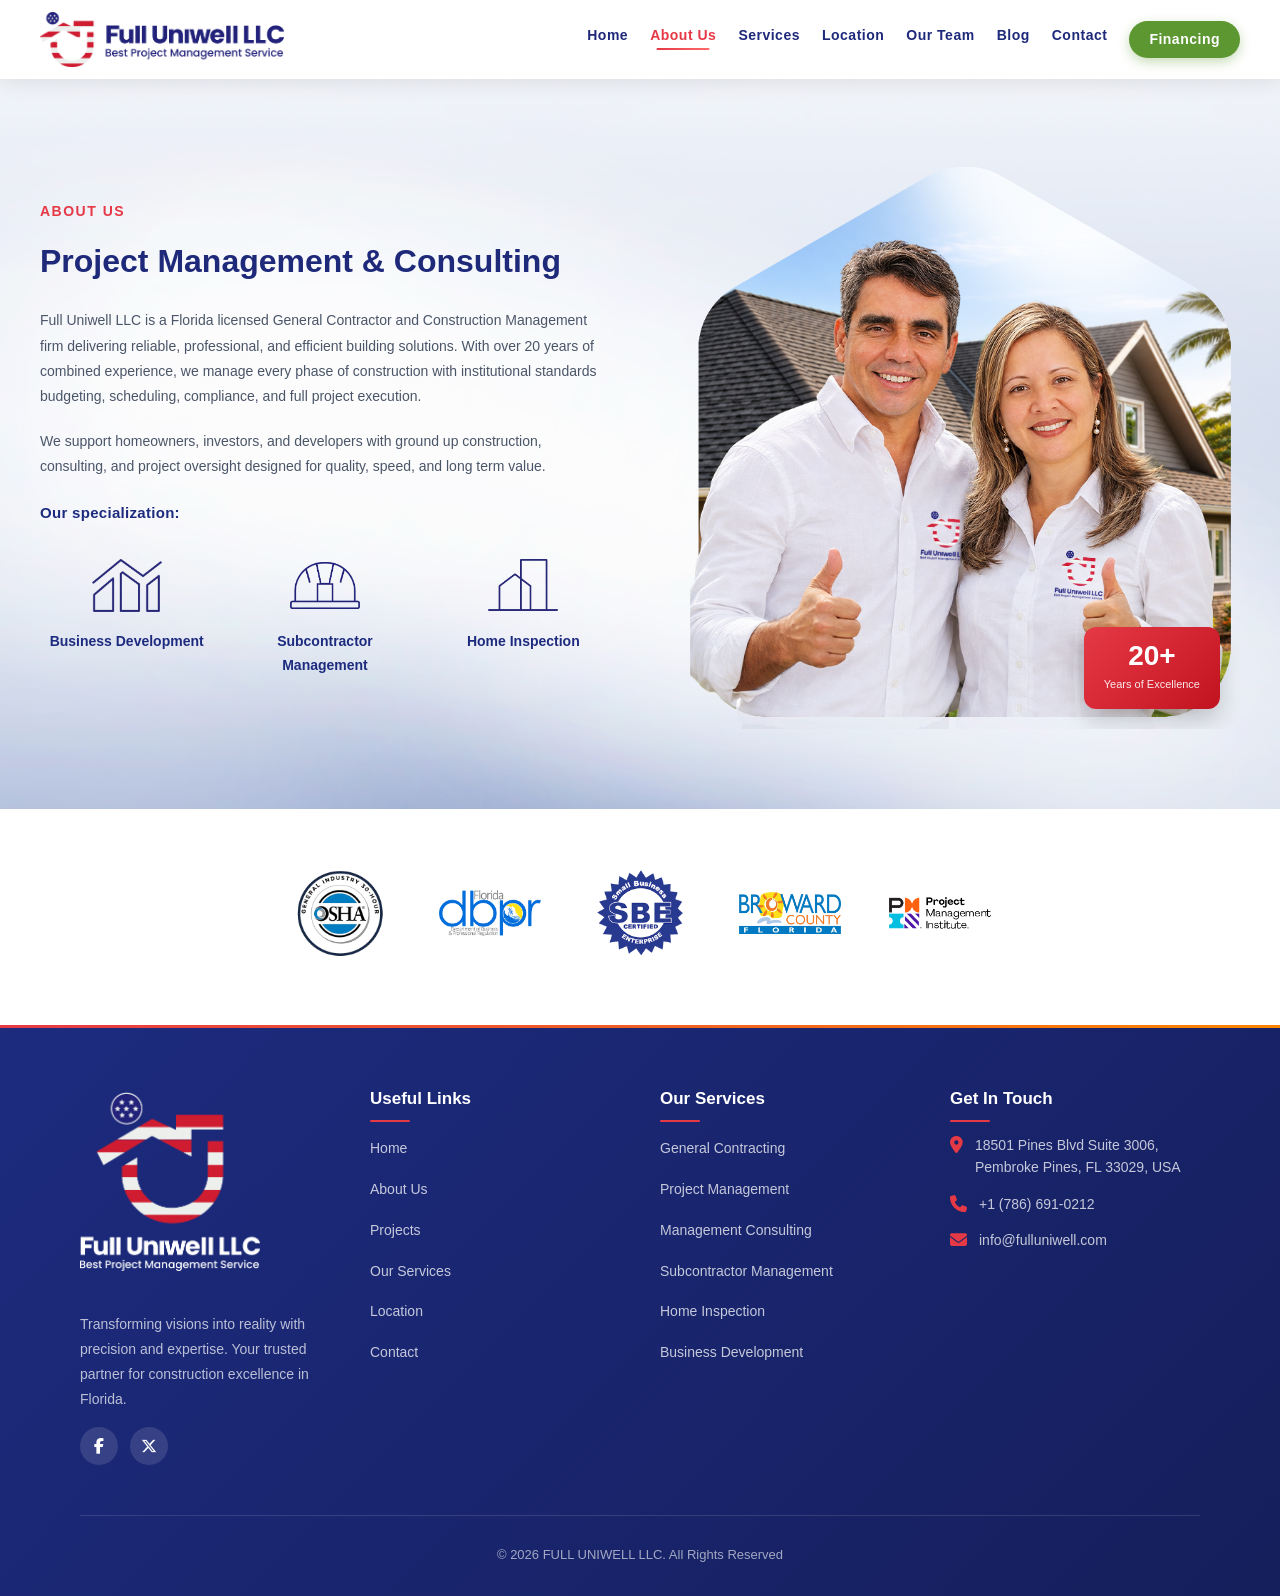
<file: about.html>
<!DOCTYPE html>
<html lang="en">
<head>
  <meta charset="UTF-8">
  <meta name="viewport" content="width=device-width, initial-scale=1.0">
  <title>Full Uniwell LLC - About Us</title>
  <link rel="stylesheet" href="https://cdnjs.cloudflare.com/ajax/libs/font-awesome/6.4.0/css/all.min.css">
 <link rel="stylesheet" href="https://cdnjs.cloudflare.com/ajax/libs/font-awesome/6.4.2/css/all.min.css">
 <style>
    *{margin:0;padding:0;box-sizing:border-box}
    :root{--primary-blue:#1d2b7f;--secondary-blue:#2d4a9f;--accent-red:#e63946;--soft-red:#f4758b;--accent-orange:#fb8500;--light-bg:#f5f7fb;--white:#ffffff;--dark:#1a1a2e;--gray:#6c757d;--light-gray:#e9ecef}
    html{scroll-behavior:smooth}
    body{font-family:'Segoe UI',Tahoma,Geneva,Verdana,sans-serif;line-height:1.7;color:#333;font-size:17px}
    
    /* ========== HEADER ========== */
    header{background:rgba(255,255,255,0.95);backdrop-filter:blur(10px);box-shadow:0 2px 20px rgba(0,0,0,0.1);position:sticky;top:0;z-index:1000;transition:all 0.3s;width:100%}
    header.scrolled{background:rgba(255,255,255,0.98);box-shadow:0 4px 30px rgba(0,0,0,0.15)}
    .header-container{max-width:1280px;margin:0 auto;padding:12px 40px;display:flex;justify-content:space-between;align-items:center}
    .logo{display:flex;align-items:center;text-decoration:none}
    .logo-img{height:55px;width:auto;object-fit:contain;transition:transform 0.3s}
    .logo-img:hover{transform:scale(1.05)}
    .logo-icon{width:50px;height:50px;background:linear-gradient(135deg,var(--accent-red),var(--primary-blue));border-radius:12px;display:flex;align-items:center;justify-content:center;color:#fff;font-weight:700;font-size:24px;box-shadow:0 4px 12px rgba(230,57,70,0.3)}
    nav ul{display:flex;list-style:none;gap:22px}
    nav a{text-decoration:none;color:#1E297A;font-weight:700;font-size:14px;transition:all 0.3s;position:relative;white-space:nowrap;letter-spacing:0.5px;padding:5px 0}
    nav a::before{content:'';position:absolute;bottom:-2px;left:50%;width:0;height:2px;background:linear-gradient(90deg,var(--accent-red),#ff6b6b);transition:all 0.3s;transform:translateX(-50%);border-radius:2px}
    nav a:hover::before{width:80%}
    nav a:hover{color:var(--accent-red);transform:translateY(-1px)}
    nav a.active{color:var(--accent-red)}
    nav a.active::before{width:80%}
    .mobile-menu{display:none;font-size:24px;cursor:pointer;width:40px;height:40px;align-items:center;justify-content:center;border-radius:8px;transition:all 0.3s;color:#1E297A;position:relative;z-index:1001}
    .mobile-menu:hover,.mobile-menu.active{color:var(--accent-red);background:rgba(230,57,70,0.1)}
    
    /* Mobile Menu */
    .mobile-nav{display:none;position:absolute;top:100%;left:0;right:0;background:rgba(255,255,255,0.98);backdrop-filter:blur(10px);box-shadow:0 10px 30px rgba(0,0,0,0.15);padding:20px;z-index:999}
    .mobile-nav.active{display:block;animation:slideDown 0.3s ease}
    .mobile-nav ul{display:flex;flex-direction:column;gap:15px}
    .mobile-nav a{display:block;padding:12px 20px;color:#1E297A;font-weight:700;font-size:15px;border-radius:8px;transition:all 0.3s}
    .mobile-nav a:hover{background:rgba(230,57,70,0.1);color:var(--accent-red);padding-left:25px}
    .mobile-nav a.active{background:var(--accent-red);color:white}
    @keyframes slideDown{from{opacity:0;transform:translateY(-20px)}to{opacity:1;transform:translateY(0)}}
    
    /* ========== CERTIFICATIONS SECTION ========== */
    .certifications {
      background: transparent;
      padding: clamp(20px, 4vw, 35px) 15px;
      margin: 0;
      position: relative;
      z-index: 1;
      width: 100%;
    }

    .cert-container {
      max-width: 1200px;
      margin: 0 auto;
      width: 100%;
      padding: 0;
    }

    .cert-grid {
      display: flex;
      justify-content: center;
      align-items: center;
      flex-wrap: wrap;
      gap: clamp(12px, 2.5vw, 20px);
      padding: 10px 0;
    }

    .cert-item {
      text-align: center;
      transition: all 0.3s;
      cursor: pointer;
      display: flex;
      flex-direction: column;
      align-items: center;
      width: clamp(90px, 17vw, 130px);
      background: rgba(255, 255, 255, 0.9);
      border-radius: 14px;
      padding: clamp(10px, 2.5vw, 14px);
    }

    .cert-item:hover {
      transform: translateY(-6px);
    }

    .cert-item img {
      height: clamp(55px, 11vw, 90px);
      width: auto;
      max-width: 100%;
      object-fit: contain;
      display: block;
      margin: 0 auto 8px auto;
      transition: all 0.3s;
    }

    .cert-item:hover img {
      transform: scale(1.08);
    }

    /* ========== ABOUT SECTION ========== */
    .about {
      padding: clamp(50px, 8vw, 80px) 20px;
      margin: 0;
      position: relative;
      z-index: 1;
      width: 100%;
      background: white;
    }

    .about::before {
      content: '';
      position: absolute;
      top: 0;
      left: 0;
      width: 100%;
      height: 100%;
      background: url('Degradado.jpg');
      background-size: cover;
      background-position: center;
      background-blend-mode: overlay;
      z-index: 0;
    }

    .about-container {
      max-width: 1200px;
      margin: 0 auto;
      display: grid;
      grid-template-columns: repeat(auto-fit, minmax(280px, 1fr));
      gap: clamp(30px, 6vw, 60px);
      align-items: center;
      width: 100%;
      position: relative;
      z-index: 2;
    }

    .about-us {
      font-size: 14px;
      font-weight: 700;
      color: var(--accent-red);
      text-transform: uppercase;
      letter-spacing: 1.5px;
      margin-bottom: 10px;
    }

    .about-content h2 {
      font-size: clamp(24px, 5vw, 32px);
      font-weight: 650;
      color: #1E297A;
      margin-bottom: 20px;
    }

    .about-content p {
      color: #4a5568;
      margin-bottom: 20px;
      line-height: 1.8;
      font-size: clamp(13px, 3vw, 14px);
    }

    .spec-title {
      font-size: 15px;
      font-weight: 600;
      color: var(--primary-blue);
      margin-top: 20px;
      margin-bottom: 15px;
      letter-spacing: 0.3px;
    }

    .spec-grid {
      display: grid;
      grid-template-columns: repeat(auto-fit, minmax(120px, 1fr));
      gap: 25px;
      margin-top: 5px;
    }

    @media (max-width: 480px) {
      .spec-grid {
        grid-template-columns: 1fr;
        gap: 15px;
      }
    }

    .spec-item {
      text-align: center;
      padding: 10px 5px;
      background: transparent;
      border-radius: 0;
      box-shadow: none;
      transition: all 0.3s ease;
    }

    .spec-item:hover {
      transform: translateY(-8px);
      background: transparent;
      box-shadow: none;
    }

    .spec-icon-img {
      width: clamp(50px, 12vw, 70px);
      height: clamp(50px, 12vw, 70px);
      object-fit: contain;
      display: block;
      margin: 0 auto 10px auto;
      transition: transform 0.3s ease;
    }

    .spec-item:hover .spec-icon-img {
      transform: scale(1.08);
    }

    .spec-item h4 {
      font-size: clamp(12px, 3vw, 14px);
      color: var(--primary-blue);
      margin-top: 8px;
      font-weight: 600;
      transition: color 0.3s ease;
    }

    .spec-item:hover h4 {
      color: var(--accent-red);
    }

    .about-image {
      position: relative;
      border-radius: 20px;
      overflow: hidden;
    }

    .about-image img {
      width: 100%;
      height: auto;
      display: block;
      transition: transform 0.5s;
      object-fit: cover;
    }

    .about-image:hover img {
      transform: scale(1.05);
    }

    .experience-badge {
      position: absolute;
      bottom: 20px;
      right: 20px;
      background: linear-gradient(135deg, var(--accent-red), #c1121f);
      padding: 15px 20px;
      border-radius: 12px;
      text-align: center;
      box-shadow: 0 10px 25px rgba(0, 0, 0, 0.2);
      z-index: 3;
    }

    .experience-badge h3 {
      font-size: clamp(20px, 5vw, 28px);
      font-weight: 700;
      color: white;
      margin-bottom: 5px;
      line-height: 1;
    }

    .experience-badge p {
      font-size: clamp(9px, 2.5vw, 11px);
      color: rgba(255, 255, 255, 0.9);
      margin: 0;
      font-weight: 500;
    }

    @media (max-width: 768px) {
      .spec-title {
        text-align: center;
        margin-top: 20px;
        margin-bottom: 15px;
      }
      
      .experience-badge {
        bottom: 15px;
        right: 15px;
        padding: 10px 15px;
      }
      
      .experience-badge h3 {
        font-size: 22px;
      }
    }

    @keyframes float {
      0%, 100% { transform: translateY(0px); }
      50% { transform: translateY(-10px); }
    }
    
    /* ========== FOOTER ========== */
    footer{background:linear-gradient(135deg,var(--primary-blue),#151f5c);color:#fff;padding:60px 20px 30px;position:relative;overflow:hidden;z-index:1;width:100%}
    footer::before{content:'';position:absolute;top:0;left:0;right:0;height:3px;background:linear-gradient(90deg,var(--accent-red),var(--accent-orange),var(--accent-red));animation:shimmer 3s linear infinite;background-size:200% 100%}
    @keyframes shimmer{0%{background-position:200% 0}100%{background-position:-200% 0}}
    .footer-container{max-width:1200px;margin:0 auto;position:relative;z-index:1;width:100%;padding:0 40px}
    .footer-grid{display:grid;grid-template-columns:repeat(auto-fit,minmax(200px,1fr));gap:40px;margin-bottom:50px}
    .footer-brand .logo{margin-bottom:20px;display:flex;align-items:center;text-decoration:none}
    .footer-brand .logo-img{height:65px;width:auto;object-fit:contain;transition:transform 0.3s}
    .footer-brand .logo-img:hover{transform:scale(1.05)}
    .footer-brand .logo-icon{width:60px;height:60px;background:linear-gradient(135deg,var(--accent-red),var(--primary-blue));border-radius:12px;display:flex;align-items:center;justify-content:center;color:#fff;font-weight:700;font-size:28px;box-shadow:0 4px 12px rgba(230,57,70,0.3)}
    .footer-brand .logo-text h1{color:#fff;font-size:24px;font-weight:700;line-height:1.2;letter-spacing:-0.5px}
    .footer-brand .logo-text span{color:rgba(255,255,255,0.7);font-size:11px;font-weight:500;letter-spacing:0.5px;text-transform:uppercase}
    .footer-brand p{font-size:14px;line-height:1.8;color:rgba(255,255,255,0.7);margin:15px 0}
    .social-links{display:flex;gap:12px}
    .social-links a{width:38px;height:38px;background:rgba(255,255,255,0.12);border-radius:50%;display:flex;align-items:center;justify-content:center;color:#fff;text-decoration:none;transition:all 0.3s;font-size:16px}
    .social-links a:hover{background:var(--accent-red);transform:translateY(-4px);box-shadow:0 8px 25px rgba(230,57,70,0.4)}
    .footer-column h3{font-size:17px;font-weight:700;margin-bottom:20px;color:#fff;position:relative;display:inline-block}
    .footer-column h3::after{content:'';position:absolute;bottom:-8px;left:0;width:40px;height:2px;background:var(--accent-red);border-radius:2px}
    .footer-column ul{list-style:none}
    .footer-column li{margin-bottom:12px}
    .footer-column a{color:rgba(255,255,255,0.75);text-decoration:none;font-size:14px;transition:all 0.3s;display:inline-block}
    .footer-column a:hover{color:#fff;transform:translateX(6px)}
    .contact-info li{display:flex;align-items:flex-start;gap:12px;margin-bottom:14px;font-size:14px;color:rgba(255,255,255,0.75);word-break:break-word;line-height:1.6}
    .contact-info i{color:var(--accent-red);font-size:17px;margin-top:2px;flex-shrink:0}
    .footer-bottom{border-top:1px solid rgba(255,255,255,0.12);padding-top:28px;text-align:center;font-size:13px;color:rgba(255,255,255,0.6)}
    
    /* Responsive */
    @media(max-width:768px){
      .header-container{padding:12px 20px}
      nav ul{display:none}
      .mobile-menu{display:flex}
      .footer-container{padding:0 20px}
      .footer-grid{gap:35px;text-align:center}
      .footer-column h3::after{left:50%;transform:translateX(-50%)}
      .contact-info li{justify-content:center}
      .social-links{justify-content:center}
      .footer-brand .logo{justify-content:center}
      .about-container{grid-template-columns: 1fr}
    }
  </style>
</head>
<body>

<!-- ========== HEADER ========== -->
  <header id="header">
    <div class="header-container">
      <a href="index.html" class="logo">
        <img src="fu.png" alt="Full Uniwell LLC" class="logo-img" onerror="this.style.display='none'; this.nextElementSibling.style.display='flex'">
        <div class="logo-icon" style="display:none">FU</div>
      </a>
      <nav>
        <ul>
          <li><a href="index.html#home">Home</a></li>
          <li><a href="index.html#about" class="active">About Us</a></li>
          <li><a href="ourservices.html">Services</a></li>
          <li><a href="location.html">Location</a></li>
          <li><a href="ourteam.html">Our Team</a></li>
          <li><a href="https://fulluniwell.blogspot.com/" target="_blank" rel="noopener noreferrer">Blog</a></li>
          <li><a href="contacto.html">Contact</a></li>

          <!-- ===== FINANCING (botón verde, estilos inline) ===== -->
          <li>
            <a href="financing.html"
               style="display:inline-block;background:#5d9732;color:#fff;padding:7px 20px;border-radius:50px;box-shadow:0 4px 12px rgba(93,151,50,0.35);transition:all 0.3s ease;"
               onmouseover="this.style.background='#4c7f27';this.style.color='#fff';this.style.transform='translateY(-2px)';this.style.boxShadow='0 8px 18px rgba(93,151,50,0.5)'"
               onmouseout="this.style.background='#5d9732';this.style.color='#fff';this.style.transform='none';this.style.boxShadow='0 4px 12px rgba(93,151,50,0.35)'"
               onmousedown="this.style.transform='scale(0.95)'"
               onmouseup="this.style.transform='translateY(-2px)'">Financing</a>
          </li>
          <!-- ===== FIN FINANCING ===== -->

        </ul>
      </nav>
      <div class="mobile-menu" id="mobileMenu"><i class="fas fa-bars"></i></div>
    </div>
    <div class="mobile-nav" id="mobileNav">
      <ul>
        <li><a href="index.html#home">Home</a></li>
        <li><a href="index.html#about" class="active">About Us</a></li>
        <li><a href="ourservices.html">Services</a></li>
        <li><a href="index.html#location">Location</a></li>
        <li><a href="ourteam.html">Our Team</a></li>
        <li><a href="https://fulluniwell.blogspot.com/" target="_blank" rel="noopener noreferrer">Blog</a></li>
        <li><a href="contacto.html">Contact</a></li>

        <!-- ===== FINANCING (botón verde, estilos inline) ===== -->
        <li>
          <a href="financing.html"
             style="display:block;background:#5d9732;color:#fff;text-align:center;"
             onmouseover="this.style.background='#4c7f27';this.style.color='#fff'"
             onmouseout="this.style.background='#5d9732';this.style.color='#fff'">Financing</a>
        </li>
        <!-- ===== FIN FINANCING ===== -->

      </ul>
    </div>
  </header>

 

  <!-- ========== ABOUT SECTION ========== -->
  <section class="about" id="about">
    <div class="about-container">
      <div class="about-content" data-aos="fade-right">
        <div class="about-us">About Us</div>
       <h2>Project Management & Consulting </h2>
<p>Full Uniwell LLC is a Florida licensed General Contractor and Construction Management firm delivering reliable, professional, and efficient building solutions. With over 20 years of combined experience, we manage every phase of construction with institutional standards budgeting, scheduling, compliance, and full project execution.</p>
<p>We support homeowners, investors, and developers with ground up construction, consulting, and project oversight designed for quality, speed, and long term value.</p>
<div class="spec-title">Our specialization:</div>
        <div class="spec-grid">
          <div class="spec-item">
            <img src="Asset 21.png" alt="Business Development" class="spec-icon-img">
            <h4>Business Development</h4>
          </div>
          <div class="spec-item">
            <img src="Asset 14.png" alt="Subcontractor Management" class="spec-icon-img">
            <h4>Subcontractor Management</h4>
          </div>
          <div class="spec-item">
            <img src="Asset 22.png" alt="Home Inspection" class="spec-icon-img">
            <h4>Home Inspection</h4>
          </div>
        </div>
      </div>
      <div class="about-image" data-aos="fade-left">
        <img src="about.png" alt="Construction Professionals" onerror="this.src='https://images.unsplash.com/photo-1504917595217-d4dc5ebe6122?w=600'">
        <div class="experience-badge"><h3 id="yearsCounter">20+</h3><p>Years of Excellence</p></div>
      </div>
    </div>
  </section>
 <!-- ========== CERTIFICATIONS SECTION ========== -->
  <section class="certifications">
    <div class="cert-container">
      <div class="cert-grid">
        <div class="cert-item" data-aos="fade-up">
          <img src="OSHA-03.png" alt="Certified General Contractor" onerror="this.src='https://placehold.co/140x90/1d2b7f/white?text=CGC'">
        </div>
        <div class="cert-item" data-aos="fade-up" data-aos-delay="100">
          <img src="DBR.webp" alt="DBPR Certified" onerror="this.src='https://placehold.co/140x90/1d2b7f/white?text=DBPR'">
        </div>
        <div class="cert-item" data-aos="fade-up" data-aos-delay="200">
          <img src="SBE.png" alt="SBE Certified" onerror="this.src='https://placehold.co/140x90/1d2b7f/white?text=SBE'">
        </div>
        <div class="cert-item" data-aos="fade-up" data-aos-delay="300">
          <img src="bc.png" alt="Broward County" onerror="this.src='https://placehold.co/140x90/1d2b7f/white?text=BC'">
        </div>
        <div class="cert-item" data-aos="fade-up" data-aos-delay="400">
          <img src="WING.png" alt="PMI Member" onerror="this.src='https://placehold.co/140x90/1d2b7f/white?text=PMI'">
        </div>
      </div>
    </div>
  </section>
  <!-- ========== FOOTER ========== -->
 <footer>
    <div class="footer-container">
      <div class="footer-grid">
        <div class="footer-brand">
          <img src="fur.png" alt="Full Uniweil Logo" style="max-width: 180px; height: auto; margin-bottom: 1rem;">
         
          <p>Transforming visions into reality with precision and expertise. Your trusted partner for construction excellence in Florida.</p>
          <div class="social-links">
            <a href="#"><i class="fab fa-facebook-f"></i></a>
          
            <a href="#"><i class="fa-brands fa-x-twitter"></i></a>
           
          </div>
        </div>
        <div class="footer-column"><h3>Useful Links</h3><ul><li><a href="#home">Home</a></li><li><a href="#about">About Us</a></li><li><a href="#recent-projects">Projects</a></li><li><a href="#services">Our Services</a></li><li><a href="#location">Location</a></li><li><a href="#contact">Contact</a></li></ul></div>
        <div class="footer-column"><h3>Our Services</h3><ul><li><a href="#">General Contracting</a></li><li><a href="#">Project Management</a></li><li><a href="#">Management Consulting</a></li><li><a href="#">Subcontractor Management</a></li><li><a href="#">Home Inspection</a></li><li><a href="#">Business Development</a></li></ul></div>
        <div class="footer-column"><h3>Get In Touch</h3><ul class="contact-info"><li><i class="fas fa-map-marker-alt"></i><span>18501 Pines Blvd Suite 3006,<br>Pembroke Pines, FL 33029, USA</span></li><li><i class="fas fa-phone"></i><span>+1 (786) 691-0212</span></li><li><i class="fas fa-envelope"></i><span>info@fulluniwell.com</span></li></ul></div>
      </div>
      <div class="footer-bottom"><p>&copy; 2026 FULL UNIWELL LLC. All Rights Reserved</p></div>
    </div>
  </footer>
  <script>
    // Header scroll effect
    window.addEventListener('scroll',function(){const header=document.getElementById('header');if(window.scrollY>100){header.classList.add('scrolled')}else{header.classList.remove('scrolled')}});
    
    // Mobile menu toggle
    const mobileMenu=document.getElementById('mobileMenu');
    const mobileNav=document.getElementById('mobileNav');
    const mobileMenuIcon=mobileMenu.querySelector('i');
    
    mobileMenu.addEventListener('click',function(){
      mobileNav.classList.toggle('active');
      mobileMenu.classList.toggle('active');
      if(mobileNav.classList.contains('active')){
        mobileMenuIcon.classList.remove('fa-bars');
        mobileMenuIcon.classList.add('fa-times');
      }else{
        mobileMenuIcon.classList.remove('fa-times');
        mobileMenuIcon.classList.add('fa-bars');
      }
    });
    
    mobileNav.querySelectorAll('a').forEach(link=>{
      link.addEventListener('click',()=>{
        mobileNav.classList.remove('active');
        mobileMenu.classList.remove('active');
        mobileMenuIcon.classList.remove('fa-times');
        mobileMenuIcon.classList.add('fa-bars');
      });
    });
    
    document.addEventListener('click',function(e){
      if(!mobileMenu.contains(e.target)&&!mobileNav.contains(e.target)){
        mobileNav.classList.remove('active');
        mobileMenu.classList.remove('active');
        mobileMenuIcon.classList.remove('fa-times');
        mobileMenuIcon.classList.add('fa-bars');
      }
    });
    
    // Active link based on section
    document.addEventListener('DOMContentLoaded',function(){
      const currentPath=window.location.pathname.split('/').pop();
      if(currentPath.includes('about')||window.location.hash==='#about'){
        document.querySelectorAll('nav a[href*="#about"], .mobile-nav a[href*="#about"]').forEach(link=>link.classList.add('active'));
      }
    });
  </script>
</body>
</html
</file>
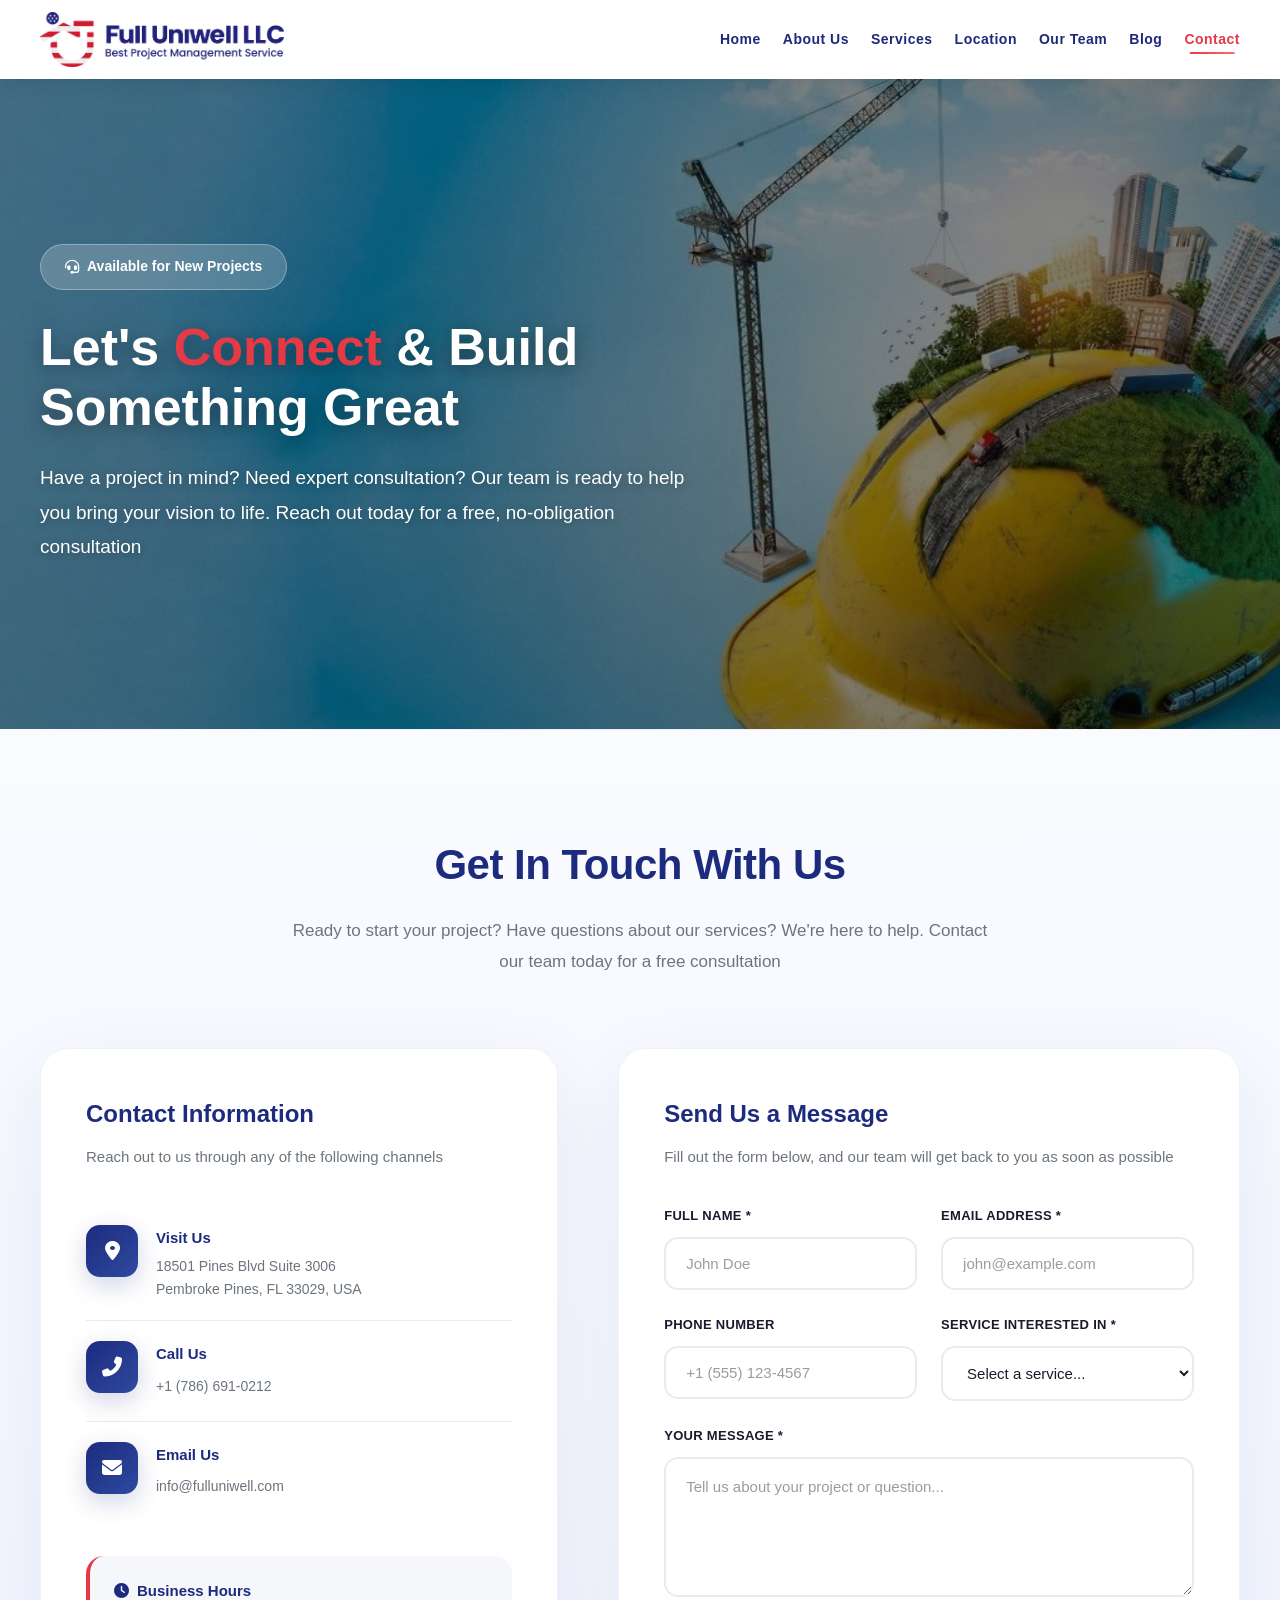
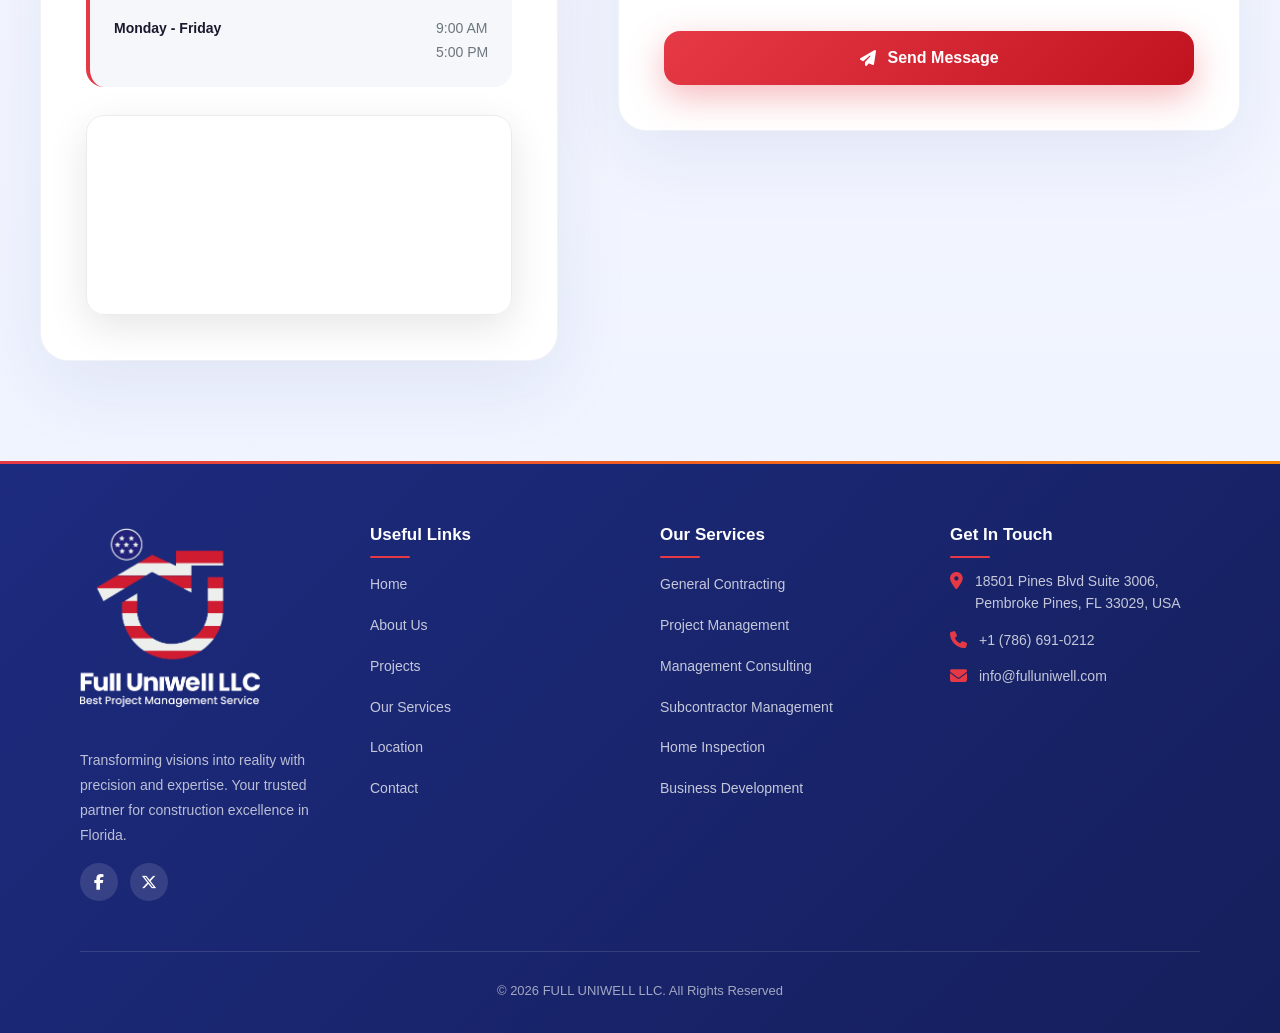
<file: contacto.html>
<!DOCTYPE html>
<html lang="en">
<head>

  <meta charset="UTF-8">
  <meta name="viewport" content="width=device-width, initial-scale=1.0">
  <title>Full Uniwell LLC - Contact Us</title>
  <link rel="stylesheet" href="https://cdnjs.cloudflare.com/ajax/libs/font-awesome/6.4.0/css/all.min.css">
 <link rel="stylesheet" href="https://cdnjs.cloudflare.com/ajax/libs/font-awesome/6.4.2/css/all.min.css">
 <style>
    *{margin:0;padding:0;box-sizing:border-box}
    :root{--primary-blue:#1d2b7f;--secondary-blue:#2d4a9f;--accent-red:#e63946;--soft-red:#f4758b;--accent-orange:#fb8500;--light-bg:#f5f7fb;--white:#ffffff;--dark:#1a1a2e;--gray:#6c757d;--light-gray:#e9ecef}
    html{scroll-behavior:smooth}
    body{font-family:'Segoe UI',Tahoma,Geneva,Verdana,sans-serif;line-height:1.7;color:#333;font-size:17px}
    
    /* ========== HEADER ========== */
    header{background:rgba(255,255,255,0.95);backdrop-filter:blur(10px);box-shadow:0 2px 20px rgba(0,0,0,0.1);position:sticky;top:0;z-index:1000;transition:all 0.3s;width:100%}
    header.scrolled{background:rgba(255,255,255,0.98);box-shadow:0 4px 30px rgba(0,0,0,0.15)}
    .header-container{max-width:1280px;margin:0 auto;padding:12px 40px;display:flex;justify-content:space-between;align-items:center}
    .logo{display:flex;align-items:center;text-decoration:none}
    .logo-img{height:55px;width:auto;object-fit:contain;transition:transform 0.3s}
    .logo-img:hover{transform:scale(1.05)}
    .logo-icon{width:50px;height:50px;background:linear-gradient(135deg,var(--accent-red),var(--primary-blue));border-radius:12px;display:flex;align-items:center;justify-content:center;color:#fff;font-weight:700;font-size:24px;box-shadow:0 4px 12px rgba(230,57,70,0.3)}
    nav ul{display:flex;list-style:none;gap:22px}
    nav a{text-decoration:none;color:#1E297A;font-weight:700;font-size:14px;transition:all 0.3s;position:relative;white-space:nowrap;letter-spacing:0.5px;padding:5px 0}
    nav a::before{content:'';position:absolute;bottom:-2px;left:50%;width:0;height:2px;background:linear-gradient(90deg,var(--accent-red),#ff6b6b);transition:all 0.3s;transform:translateX(-50%);border-radius:2px}
    nav a:hover::before{width:80%}
    nav a:hover{color:var(--accent-red);transform:translateY(-1px)}
    nav a.active{color:var(--accent-red)}
    nav a.active::before{width:80%}
    .mobile-menu{display:none;font-size:24px;cursor:pointer;width:40px;height:40px;align-items:center;justify-content:center;border-radius:8px;transition:all 0.3s;color:#1E297A;position:relative;z-index:1001}
    .mobile-menu:hover,.mobile-menu.active{color:var(--accent-red);background:rgba(230,57,70,0.1)}
    
    /* Mobile Menu */
    .mobile-nav{display:none;position:absolute;top:100%;left:0;right:0;background:rgba(255,255,255,0.98);backdrop-filter:blur(10px);box-shadow:0 10px 30px rgba(0,0,0,0.15);padding:20px;z-index:999}
    .mobile-nav.active{display:block;animation:slideDown 0.3s ease}
    .mobile-nav ul{display:flex;flex-direction:column;gap:15px}
    .mobile-nav a{display:block;padding:12px 20px;color:#1E297A;font-weight:700;font-size:15px;border-radius:8px;transition:all 0.3s}
    .mobile-nav a:hover{background:rgba(230,57,70,0.1);color:var(--accent-red);padding-left:25px}
    .mobile-nav a.active{background:var(--accent-red);color:white}
    @keyframes slideDown{from{opacity:0;transform:translateY(-20px)}to{opacity:1;transform:translateY(0)}}
    
    /* ========== CONTACT HERO SECTION - CLEAN & PROFESSIONAL ========== */
    .contact-hero{
      position:relative;
      background: linear-gradient(135deg, rgba(0, 0, 0, 0.418) 0%, rgba(0, 0, 0, 0.527) 100%), 
                  url('img/contacto.jpg') center center/cover no-repeat;
      background-attachment: fixed;
      padding:140px 0 100px;
      min-height:650px;
      display:flex;
      align-items:center;
    }
    
    .hero-container{
      max-width:1280px;
      margin:0 auto;
      padding:0 40px;
      width:100%;
      position:relative;
      z-index:1;
    }
    
    .hero-content{
      color:#fff;
      max-width:800px;
    }
    
    .hero-badge{
      display:inline-flex;align-items:center;gap:8px;
      background:rgba(255,255,255,0.2);
      backdrop-filter:blur(10px);
      padding:10px 24px;
      border-radius:50px;
      font-size:14px;
      font-weight:600;
      margin-bottom:28px;
      border:1px solid rgba(255,255,255,0.3);
      animation:fadeInDown 0.8s ease
    }
    .hero-badge i{color:#fff}
    
    .hero-content h1{
      font-size:52px;
      font-weight:800;
      line-height:1.15;
      margin-bottom:24px;
      text-shadow:0 4px 20px rgba(0,0,0,0.4);
      animation:fadeInUp 0.8s ease 0.2s both
    }
    .hero-content h1 span{color:var(--accent-red)}
    
    .hero-subtitle{
      font-size:19px;
      line-height:1.8;
      margin-bottom:40px;
      opacity:0.95;
      max-width:650px;
      text-shadow:0 2px 10px rgba(0,0,0,0.3);
      animation:fadeInUp 0.8s ease 0.4s both
    }
    
    .hero-stats{
      display:grid;
      grid-template-columns:repeat(2,1fr);
      gap:24px;
      margin-top:48px;
      animation:fadeInUp 0.8s ease 0.6s both
    }
    .stat-card{
      background:rgba(255,255,255,0.15);
      backdrop-filter:blur(12px);
      padding:24px 32px;
      border-radius:18px;
      border:1px solid rgba(255,255,255,0.25);
      text-align:center;
      transition:all 0.3s ease;
    }
    .stat-card:hover{
      transform:translateY(-5px);
      background:rgba(255,255,255,0.22);
      box-shadow:0 15px 40px rgba(0,0,0,0.2)
    }
    .stat-card h4{font-size:32px;font-weight:700;color:#fff;margin-bottom:8px}
    .stat-card p{font-size:15px;color:rgba(255,255,255,0.9);margin:0}
    
    /* Animations */
    @keyframes fadeInDown{
      from{opacity:0;transform:translateY(-30px)}
      to{opacity:1;transform:translateY(0)}
    }
    @keyframes fadeInUp{
      from{opacity:0;transform:translateY(30px)}
      to{opacity:1;transform:translateY(0)}
    }
    
    /* ========== CONTACT SECTION - MODERN MINIMALIST ========== */
    .contact-section{padding:100px 0;background:linear-gradient(180deg,#fafbff 0%,#f0f4ff 100%);position:relative}
    .contact-section::before{content:'';position:absolute;top:0;left:0;right:0;height:1px;background:linear-gradient(90deg,transparent,var(--light-gray),transparent)}
    
    .contact-container{max-width:1280px;margin:0 auto;padding:0 40px;position:relative;z-index:1}
    .contact-header{text-align:center;margin-bottom:70px}
    .contact-header h2{font-size:42px;font-weight:800;color:var(--primary-blue);margin-bottom:16px;letter-spacing:-0.5px}
    .contact-header p{font-size:17px;color:var(--gray);max-width:700px;margin:0 auto;line-height:1.8}
    
    .contact-grid{display:grid;grid-template-columns:1fr 1.2fr;gap:60px;align-items:start}
    
    /* Contact Info Box - Minimalist */
    .contact-info-box{background:var(--white);border-radius:28px;padding:45px;box-shadow:0 25px 80px rgba(29,43,127,0.08);border:1px solid rgba(29,43,127,0.06);transition:transform 0.3s ease}
    .contact-info-box:hover{transform:translateY(-4px)}
    .contact-info-box h3{font-size:24px;font-weight:700;color:var(--primary-blue);margin-bottom:10px}
    .contact-info-box>p{color:var(--gray);margin-bottom:35px;font-size:15px;line-height:1.7}
    
    .contact-details{margin-bottom:35px}
    .contact-detail-item{display:flex;align-items:flex-start;gap:18px;padding:20px 0;border-bottom:1px solid var(--light-gray);transition:all 0.3s ease}
    .contact-detail-item:last-child{border-bottom:none}
    .contact-detail-item:hover{transform:translateX(4px)}
    .contact-detail-icon{width:52px;height:52px;background:linear-gradient(135deg,var(--primary-blue),var(--secondary-blue));border-radius:14px;display:flex;align-items:center;justify-content:center;color:#fff;font-size:20px;flex-shrink:0;box-shadow:0 8px 24px rgba(29,43,127,0.2);transition:transform 0.3s ease}
    .contact-detail-item:hover .contact-detail-icon{transform:scale(1.05)}
    .contact-detail-content h4{font-size:15px;font-weight:700;color:var(--primary-blue);margin-bottom:5px}
    .contact-detail-content p,.contact-detail-content a{font-size:14px;color:var(--gray);text-decoration:none;transition:color 0.3s;line-height:1.6}
    .contact-detail-content a:hover{color:var(--accent-red)}
    
    .business-hours{background:var(--light-bg);border-radius:18px;padding:22px 24px;margin-bottom:28px;border-left:4px solid var(--accent-red)}
    .business-hours h4{font-size:15px;font-weight:700;color:var(--primary-blue);margin-bottom:14px;display:flex;align-items:center;gap:8px}
    .hours-list{display:flex;flex-direction:column;gap:10px}
    .hour-item{display:flex;justify-content:space-between;font-size:14px;color:var(--gray)}
    .hour-day{font-weight:600;color:var(--dark)}
    .hour-time{color:var(--primary-blue);font-weight:600}
    
    .mini-map{border-radius:18px;overflow:hidden;height:200px;box-shadow:0 12px 40px rgba(0,0,0,0.1);border:1px solid var(--light-gray);transition:box-shadow 0.3s ease}
    .mini-map:hover{box-shadow:0 20px 60px rgba(0,0,0,0.15)}
    .mini-map iframe{width:100%;height:100%;border:none;filter:grayscale(20%) contrast(1.05)}
    
    /* Contact Form Box - Modern Minimalist */
    .contact-form-box{background:var(--white);border-radius:28px;padding:45px;box-shadow:0 25px 80px rgba(29,43,127,0.08);border:1px solid rgba(29,43,127,0.06)}
    .contact-form-box h3{font-size:24px;font-weight:700;color:var(--primary-blue);margin-bottom:10px}
    .contact-form-box>p{color:var(--gray);margin-bottom:35px;font-size:15px;line-height:1.7}
    
    .form-group{margin-bottom:24px;position:relative}
    .form-group label{display:block;font-size:13px;font-weight:700;color:var(--dark);margin-bottom:10px;letter-spacing:0.3px;text-transform:uppercase}
    .form-group input,.form-group select,.form-group textarea{
      width:100%;padding:16px 20px;border:2px solid var(--light-gray);border-radius:14px;
      font-family:inherit;font-size:15px;transition:all 0.3s ease;background:var(--white);
      color:var(--dark)
    }
    .form-group input::placeholder,.form-group textarea::placeholder{color:var(--gray);opacity:0.7}
    .form-group input:focus,.form-group select:focus,.form-group textarea:focus{
      outline:none;border-color:var(--accent-red);box-shadow:0 0 0 4px rgba(230,57,70,0.12);
      transform:translateY(-1px)
    }
    .form-group textarea{resize:vertical;min-height:140px;line-height:1.6}
    
    .form-row{display:grid;grid-template-columns:1fr 1fr;gap:24px}
    
    /* Modern Submit Button */
    .submit-btn{
      background:linear-gradient(135deg,var(--accent-red),#c1121f);color:white;
      padding:18px 36px;border-radius:16px;border:none;font-weight:700;font-size:16px;
      cursor:pointer;transition:all 0.3s ease;width:100%;display:flex;align-items:center;
      justify-content:center;gap:12px;position:relative;overflow:hidden;box-shadow:0 12px 35px rgba(230,57,70,0.35)
    }
    .submit-btn::before{
      content:'';position:absolute;top:0;left:-100%;width:100%;height:100%;
      background:linear-gradient(90deg,transparent,rgba(255,255,255,0.25),transparent);
      transition:left 0.5s ease
    }
    .submit-btn:hover{transform:translateY(-3px);box-shadow:0 18px 50px rgba(230,57,70,0.5)}
    .submit-btn:hover::before{left:100%}
    .submit-btn:active{transform:translateY(-1px)}
    .submit-btn:disabled{opacity:0.7;cursor:not-allowed;transform:none;box-shadow:none}
    .submit-btn i{transition:transform 0.3s ease}
    .submit-btn:hover i{transform:translateX(3px)}
    
    /* Success Message */
    .success-message{background:linear-gradient(135deg,#10b981,#059669);color:white;padding:18px 24px;border-radius:14px;margin-bottom:24px;display:flex;align-items:center;gap:12px;animation:slideDown 0.4s ease;box-shadow:0 10px 30px rgba(16,185,129,0.25)}
    .success-message i{font-size:20px}
    
    /* ========== FOOTER ========== */
    footer{background:linear-gradient(135deg,var(--primary-blue),#151f5c);color:#fff;padding:60px 20px 30px;position:relative;overflow:hidden;z-index:1;width:100%}
    footer::before{content:'';position:absolute;top:0;left:0;right:0;height:3px;background:linear-gradient(90deg,var(--accent-red),var(--accent-orange),var(--accent-red));animation:shimmer 3s linear infinite;background-size:200% 100%}
    @keyframes shimmer{0%{background-position:200% 0}100%{background-position:-200% 0}}
    .footer-container{max-width:1200px;margin:0 auto;position:relative;z-index:1;width:100%;padding:0 40px}
    .footer-grid{display:grid;grid-template-columns:repeat(auto-fit,minmax(200px,1fr));gap:40px;margin-bottom:50px}
    .footer-brand .logo{margin-bottom:20px;display:flex;align-items:center;text-decoration:none}
    .footer-brand .logo-img{height:65px;width:auto;object-fit:contain;transition:transform 0.3s}
    .footer-brand .logo-img:hover{transform:scale(1.05)}
    .footer-brand .logo-icon{width:60px;height:60px;background:linear-gradient(135deg,var(--accent-red),var(--primary-blue));border-radius:12px;display:flex;align-items:center;justify-content:center;color:#fff;font-weight:700;font-size:28px;box-shadow:0 4px 12px rgba(230,57,70,0.3)}
    .footer-brand .logo-text h1{color:#fff;font-size:24px;font-weight:700;line-height:1.2;letter-spacing:-0.5px}
    .footer-brand .logo-text span{color:rgba(255,255,255,0.7);font-size:11px;font-weight:500;letter-spacing:0.5px;text-transform:uppercase}
    .footer-brand p{font-size:14px;line-height:1.8;color:rgba(255,255,255,0.7);margin:15px 0}
    .social-links{display:flex;gap:12px}
    .social-links a{width:38px;height:38px;background:rgba(255,255,255,0.12);border-radius:50%;display:flex;align-items:center;justify-content:center;color:#fff;text-decoration:none;transition:all 0.3s;font-size:16px}
    .social-links a:hover{background:var(--accent-red);transform:translateY(-4px);box-shadow:0 8px 25px rgba(230,57,70,0.4)}
    .footer-column h3{font-size:17px;font-weight:700;margin-bottom:20px;color:#fff;position:relative;display:inline-block}
    .footer-column h3::after{content:'';position:absolute;bottom:-8px;left:0;width:40px;height:2px;background:var(--accent-red);border-radius:2px}
    .footer-column ul{list-style:none}
    .footer-column li{margin-bottom:12px}
    .footer-column a{color:rgba(255,255,255,0.75);text-decoration:none;font-size:14px;transition:all 0.3s;display:inline-block}
    .footer-column a:hover{color:#fff;transform:translateX(6px)}
    .contact-info li{display:flex;align-items:flex-start;gap:12px;margin-bottom:14px;font-size:14px;color:rgba(255,255,255,0.75);word-break:break-word;line-height:1.6}
    .contact-info i{color:var(--accent-red);font-size:17px;margin-top:2px;flex-shrink:0}
    .footer-bottom{border-top:1px solid rgba(255,255,255,0.12);padding-top:28px;text-align:center;font-size:13px;color:rgba(255,255,255,0.6)}
    
    @keyframes fadeIn{from{opacity:0;transform:translateY(24px)}to{opacity:1;transform:translateY(0)}}
    
    /* Toast */
    .toast{position:fixed;bottom:30px;right:30px;background:linear-gradient(135deg,#10b981,#059669);color:white;padding:16px 24px;border-radius:16px;display:flex;align-items:center;gap:12px;z-index:9999;animation:slideInRight 0.4s ease;box-shadow:0 15px 40px rgba(0,0,0,0.25);font-size:14px;font-weight:500}
    @keyframes slideInRight{from{opacity:0;transform:translateX(120px)}to{opacity:1;transform:translateX(0)}}
    
    /* Responsive */
    @media(max-width:1100px){
      .hero-content h1{font-size:44px}
      .hero-subtitle{font-size:17px}
    }
    @media(max-width:992px){
      .contact-grid{grid-template-columns:1fr;gap:50px}
      .contact-header h2{font-size:34px}
      .footer-grid{gap:35px}
      .hero-stats{grid-template-columns:1fr;max-width:400px}
    }
    @media(max-width:768px){
      .header-container{padding:12px 20px}
      nav ul{display:none}
      .mobile-menu{display:flex}
      .contact-container,.footer-container{padding:0 20px}
      .hero-container{padding:0 20px}
      .contact-hero{
        padding:100px 0 60px;
        min-height:auto;
        background-attachment: scroll;
      }
      .hero-content h1{font-size:34px}
      .hero-subtitle{font-size:16px}
      .hero-stats{grid-template-columns:1fr;gap:16px;margin-top:32px}
      .stat-card{padding:20px 24px}
      .stat-card h4{font-size:28px}
      .contact-info-box,.contact-form-box{padding:35px 25px}
      .form-row{grid-template-columns:1fr;gap:0}
      .mini-map{height:180px}
      .footer-grid{gap:35px;text-align:center}
      .footer-column h3::after{left:50%;transform:translateX(-50%)}
      .contact-info li{justify-content:center}
      .social-links{justify-content:center}
      .footer-brand .logo{justify-content:center}
    }
    @media(max-width:480px){
      .hero-content h1{font-size:30px}
      .contact-header h2{font-size:28px}
      .submit-btn{padding:16px 28px;font-size:15px}
      .hero-badge{padding:8px 18px;font-size:13px}
      .hero-subtitle{font-size:15px}
      .stat-card h4{font-size:26px}
    }
  </style>
</head>
<body>

  <!-- ========== HEADER ========== -->
  <header id="header">
    <div class="header-container">
      <a href="index.html" class="logo">
        <img src="fu.png" alt="Full Uniwell LLC" class="logo-img" onerror="this.style.display='none'; this.nextElementSibling.style.display='flex'">
        <div class="logo-icon" style="display:none">FU</div>
      </a>
      <nav>
        <ul>
          <li><a href="index.html#home">Home</a></li>
          <li><a href="about.html">About Us</a></li>
          <li><a href="ourservices.html">Services</a></li>
          <li><a href="location.html">Location</a></li>
          <li><a href="ourteam.html">Our Team</a></li>
          <li><a href="https://fulluniwell.blogspot.com/" target="_blank" rel="noopener noreferrer">Blog</a></li>
          <li><a href="contacto.html" class="active">Contact</a></li>
        </ul>
      </nav>
      <div class="mobile-menu" id="mobileMenu"><i class="fas fa-bars"></i></div>
    </div>
    <div class="mobile-nav" id="mobileNav">
      <ul>
        <li><a href="index.html#home">Home</a></li>
        <li><a href="about.html">About Us</a></li>
    
        <li><a href="ourservices.html">Services</a></li>
        <li><a href="index.html#location">Location</a></li>
        <li><a href="ourteam.html">Our Team</a></li>
        <li><a href="https://fulluniwell.blogspot.com/" target="_blank" rel="noopener noreferrer">Blog</a></li>
        <li><a href="#contact" class="active">Contact</a></li>
      </ul>
    </div>
  </header>

  <!-- ========== CONTACT HERO SECTION - CLEAN & PROFESSIONAL ========== -->
  <section class="contact-hero">
    <div class="hero-container">
      <div class="hero-content">
        <div class="hero-badge">
          <i class="fas fa-headset"></i>
          <span>Available for New Projects</span>
        </div>
        <h1>Let's <span>Connect</span> & Build Something Great</h1>
        <p class="hero-subtitle">Have a project in mind? Need expert consultation? Our team is ready to help you bring your vision to life. Reach out today for a free, no-obligation consultation</p>
        
     
      </div>
    </div>
  </section>

  <!-- ========== CONTACT SECTION ========== -->
  <section class="contact-section" id="contact">
    <div class="contact-container">
      <div class="contact-header">
        <h2>Get In Touch With Us</h2>
        <p>Ready to start your project? Have questions about our services? We're here to help. Contact our team today for a free consultation</p>
      </div>

      <div class="contact-grid">
        <!-- Contact Info -->
        <div class="contact-info-box">
          <h3>Contact Information</h3>
          <p>Reach out to us through any of the following channels</p>

          <div class="contact-details">
            <div class="contact-detail-item">
              <div class="contact-detail-icon"><i class="fas fa-location-dot"></i></div>
              <div class="contact-detail-content">
                <h4>Visit Us</h4>
                <p>18501 Pines Blvd Suite 3006<br>Pembroke Pines, FL 33029, USA</p>
              </div>
            </div>
            <div class="contact-detail-item">
              <div class="contact-detail-icon"><i class="fas fa-phone-alt"></i></div>
              <div class="contact-detail-content">
                <h4>Call Us</h4>
                <a href="tel:+17866910212">+1 (786) 691-0212</a>
              </div>
            </div>
            <div class="contact-detail-item">
              <div class="contact-detail-icon"><i class="fas fa-envelope"></i></div>
              <div class="contact-detail-content">
                <h4>Email Us</h4>
                <a href="mailto:fulluniwell@gmail.com">info@fulluniwell.com</a>
              </div>
            </div>
          </div>

          <div class="business-hours">
            <h4><i class="fas fa-clock"></i> Business Hours</h4>
            <div class="hours-list">
              <div class="hour-item"><span class="hour-day">Monday - Friday</span><p> 9:00 AM <br> 5:00 PM</p></div>
             
            </div>
          </div>

          <div class="mini-map">
            <iframe src="https://www.google.com/maps/embed?pb=!1m18!1m12!1m3!1d113608.86306460647!2d-80.3960769!3d26.009944!2m3!1f0!2f0!3f0!3m2!1i1024!2i768!4f13.1!3m3!1m2!1s0x88d9a1001236bb17%3A0xd706cbed84d94209!2sFull%20Uniwell!5e0!3m2!1sen!2sus!4v1745360000000!5m2!1sen!2sus" allowfullscreen loading="lazy"></iframe>
          </div>
        </div>

        <!-- Contact Form - Modern Minimalist -->
        <div class="contact-form-box">
          <h3>Send Us a Message</h3>
          <p>Fill out the form below, and our team will get back to you as soon as possible</p>

          <form id="contactForm">
            <div class="form-row">
              <div class="form-group">
                <label for="name">Full Name *</label>
                <input type="text" id="name" name="name" placeholder="John Doe" required autocomplete="name">
              </div>
              <div class="form-group">
                <label for="email">Email Address *</label>
                <input type="email" id="email" name="email" placeholder="john@example.com" required autocomplete="email">
              </div>
            </div>

            <div class="form-row">
              <div class="form-group">
                <label for="phone">Phone Number</label>
                <input type="tel" id="phone" name="phone" placeholder="+1 (555) 123-4567" autocomplete="tel">
              </div>
              <div class="form-group">
                <label for="service">Service Interested In *</label>
                <select id="service" name="service" required>
                  <option value="">Select a service...</option>
                  <option value="general-contracting">General Contracting</option>
                  <option value="project-management">Project Management</option>
                  <option value="consulting">Management Consulting</option>
                  <option value="subcontractor">Subcontractor Management</option>
                  <option value="inspection">Home Inspection</option>
                  <option value="other">Other</option>
                </select>
              </div>
            </div>

            <div class="form-group">
              <label for="message">Your Message *</label>
              <textarea id="message" name="message" placeholder="Tell us about your project or question..." required></textarea>
            </div>

            <button type="submit" class="submit-btn">
              <i class="fas fa-paper-plane"></i> Send Message
            </button>
          </form>
        </div>
      </div>
    </div>
  </section>

  <!-- ========== FOOTER ========== -->
  <footer>
    <div class="footer-container">
      <div class="footer-grid">
        <div class="footer-brand">
          <img src="fur.png" alt="Full Uniweil Logo" style="max-width: 180px; height: auto; margin-bottom: 1rem;">
         
          <p>Transforming visions into reality with precision and expertise. Your trusted partner for construction excellence in Florida.</p>
          <div class="social-links">
            <a href="#"><i class="fab fa-facebook-f"></i></a>
          
            <a href="#"><i class="fa-brands fa-x-twitter"></i></a>
           
          </div>
        </div>
        <div class="footer-column"><h3>Useful Links</h3><ul><li><a href="#home">Home</a></li><li><a href="#about">About Us</a></li><li><a href="#recent-projects">Projects</a></li><li><a href="#services">Our Services</a></li><li><a href="#location">Location</a></li><li><a href="#contact">Contact</a></li></ul></div>
        <div class="footer-column"><h3>Our Services</h3><ul><li><a href="#">General Contracting</a></li><li><a href="#">Project Management</a></li><li><a href="#">Management Consulting</a></li><li><a href="#">Subcontractor Management</a></li><li><a href="#">Home Inspection</a></li><li><a href="#">Business Development</a></li></ul></div>
        <div class="footer-column"><h3>Get In Touch</h3><ul class="contact-info"><li><i class="fas fa-map-marker-alt"></i><span>18501 Pines Blvd Suite 3006,<br>Pembroke Pines, FL 33029, USA</span></li><li><i class="fas fa-phone"></i><span>+1 (786) 691-0212</span></li><li><i class="fas fa-envelope"></i><span>info@fulluniwell.com</span></li></ul></div>
      </div>
      <div class="footer-bottom"><p>&copy; 2026 FULL UNIWELL LLC. All Rights Reserved</p></div>
    </div>
  </footer>

  <!-- Toast Notification -->
  <div id="toast" class="toast" style="display:none">
    <i class="fas fa-check-circle"></i>
    <span>Message sent successfully! We'll contact you soon.</span>
  </div>

  <script>
    // Header scroll effect
    window.addEventListener('scroll',function(){const header=document.getElementById('header');if(window.scrollY>100){header.classList.add('scrolled')}else{header.classList.remove('scrolled')}});
    
    // Mobile menu toggle
    const mobileMenu=document.getElementById('mobileMenu');
    const mobileNav=document.getElementById('mobileNav');
    const mobileMenuIcon=mobileMenu.querySelector('i');
    
    mobileMenu.addEventListener('click',function(){
      mobileNav.classList.toggle('active');
      mobileMenu.classList.toggle('active');
      if(mobileNav.classList.contains('active')){
        mobileMenuIcon.classList.remove('fa-bars');
        mobileMenuIcon.classList.add('fa-times');
      }else{
        mobileMenuIcon.classList.remove('fa-times');
        mobileMenuIcon.classList.add('fa-bars');
      }
    });
    
    mobileNav.querySelectorAll('a').forEach(link=>{
      link.addEventListener('click',()=>{
        mobileNav.classList.remove('active');
        mobileMenu.classList.remove('active');
        mobileMenuIcon.classList.remove('fa-times');
        mobileMenuIcon.classList.add('fa-bars');
      });
    });
    
    document.addEventListener('click',function(e){
      if(!mobileMenu.contains(e.target)&&!mobileNav.contains(e.target)){
        mobileNav.classList.remove('active');
        mobileMenu.classList.remove('active');
        mobileMenuIcon.classList.remove('fa-times');
        mobileMenuIcon.classList.add('fa-bars');
      }
    });
    
    // Form submission with modern feedback
    const contactForm=document.getElementById('contactForm');
    const toast=document.getElementById('toast');
    let toastTimeout;
    
    function showToast(message,isError=false){
      toast.style.display='flex';
      toast.style.background=isError?'linear-gradient(135deg,#e63946,#c1121f)':'linear-gradient(135deg,#10b981,#059669)';
      toast.querySelector('i').className=isError?'fas fa-exclamation-circle':'fas fa-check-circle';
      toast.querySelector('span').textContent=message;
      if(toastTimeout)clearTimeout(toastTimeout);
      toastTimeout=setTimeout(()=>{toast.style.display='none';toast.style.opacity='1'},5000);
    }
    
    if(contactForm){
      contactForm.addEventListener('submit',function(e){
        e.preventDefault();
        const name=document.getElementById('name')?.value.trim();
        const email=document.getElementById('email')?.value.trim();
        const service=document.getElementById('service')?.value;
        const message=document.getElementById('message')?.value.trim();
        
        if(!name||!email||!service||!message){
          showToast('Please fill in all required fields',true);
          return;
        }
        if(!email.includes('@')||!email.includes('.')){
          showToast('Please enter a valid email address',true);
          return;
        }
        
        const submitBtn=contactForm.querySelector('.submit-btn');
        const originalText=submitBtn.innerHTML;
        submitBtn.innerHTML='<i class="fas fa-spinner fa-spin"></i> Sending...';
        submitBtn.disabled=true;
        
        setTimeout(()=>{
          showToast('Message sent successfully! We\'ll contact you soon.');
          contactForm.reset();
          submitBtn.innerHTML=originalText;
          submitBtn.disabled=false;
        },1800);
      });
      
      document.querySelectorAll('.form-group input, .form-group textarea, .form-group select').forEach(field=>{
        field.addEventListener('focus',function(){this.parentElement.style.transform='translateY(-2px)';this.parentElement.style.transition='transform 0.2s ease'});
        field.addEventListener('blur',function(){this.parentElement.style.transform='translateY(0)'});
      });
    }
    
    document.addEventListener('DOMContentLoaded',function(){
      const currentPath=window.location.pathname.split('/').pop();
      if(currentPath.includes('contact')||window.location.hash==='#contact'){
        document.querySelectorAll('nav a[href*="contact"], .mobile-nav a[href*="contact"]').forEach(link=>link.classList.add('active'));
      }
    });
  </script>
</body>
</html>
</file>
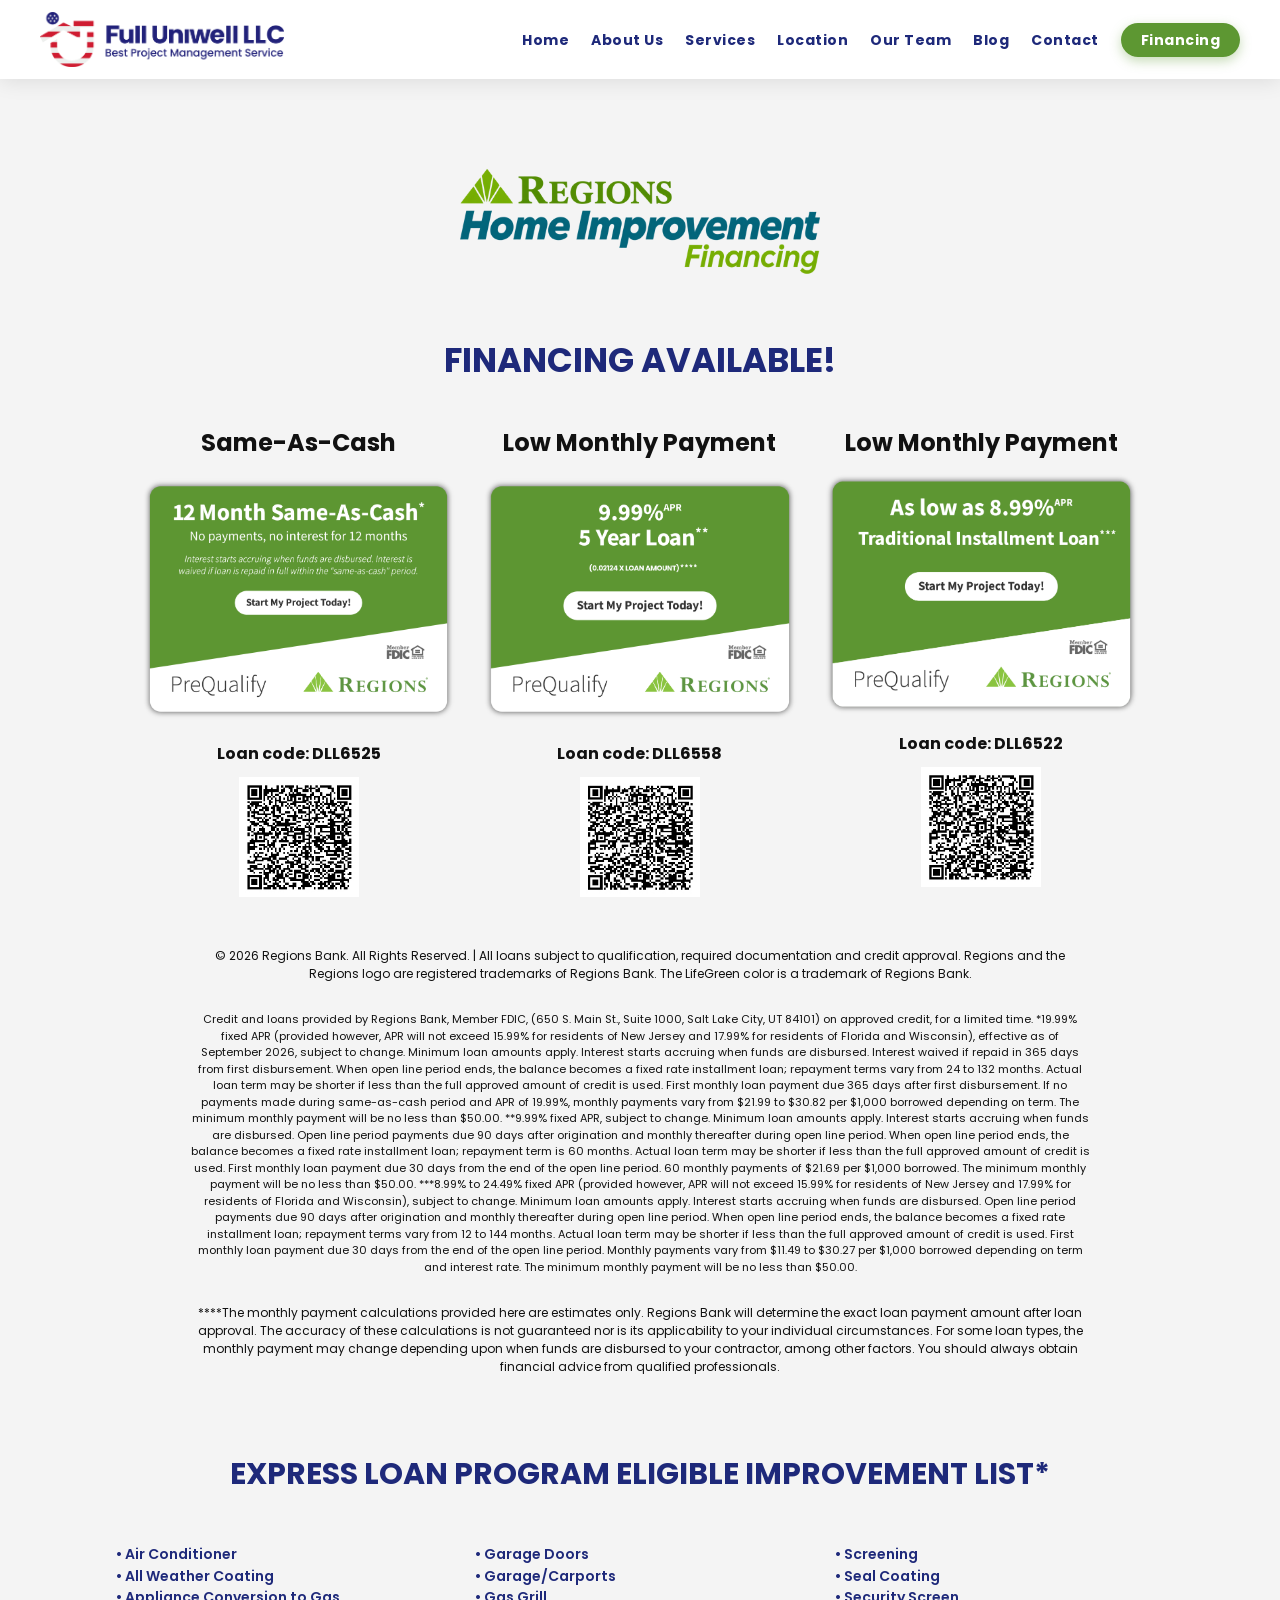
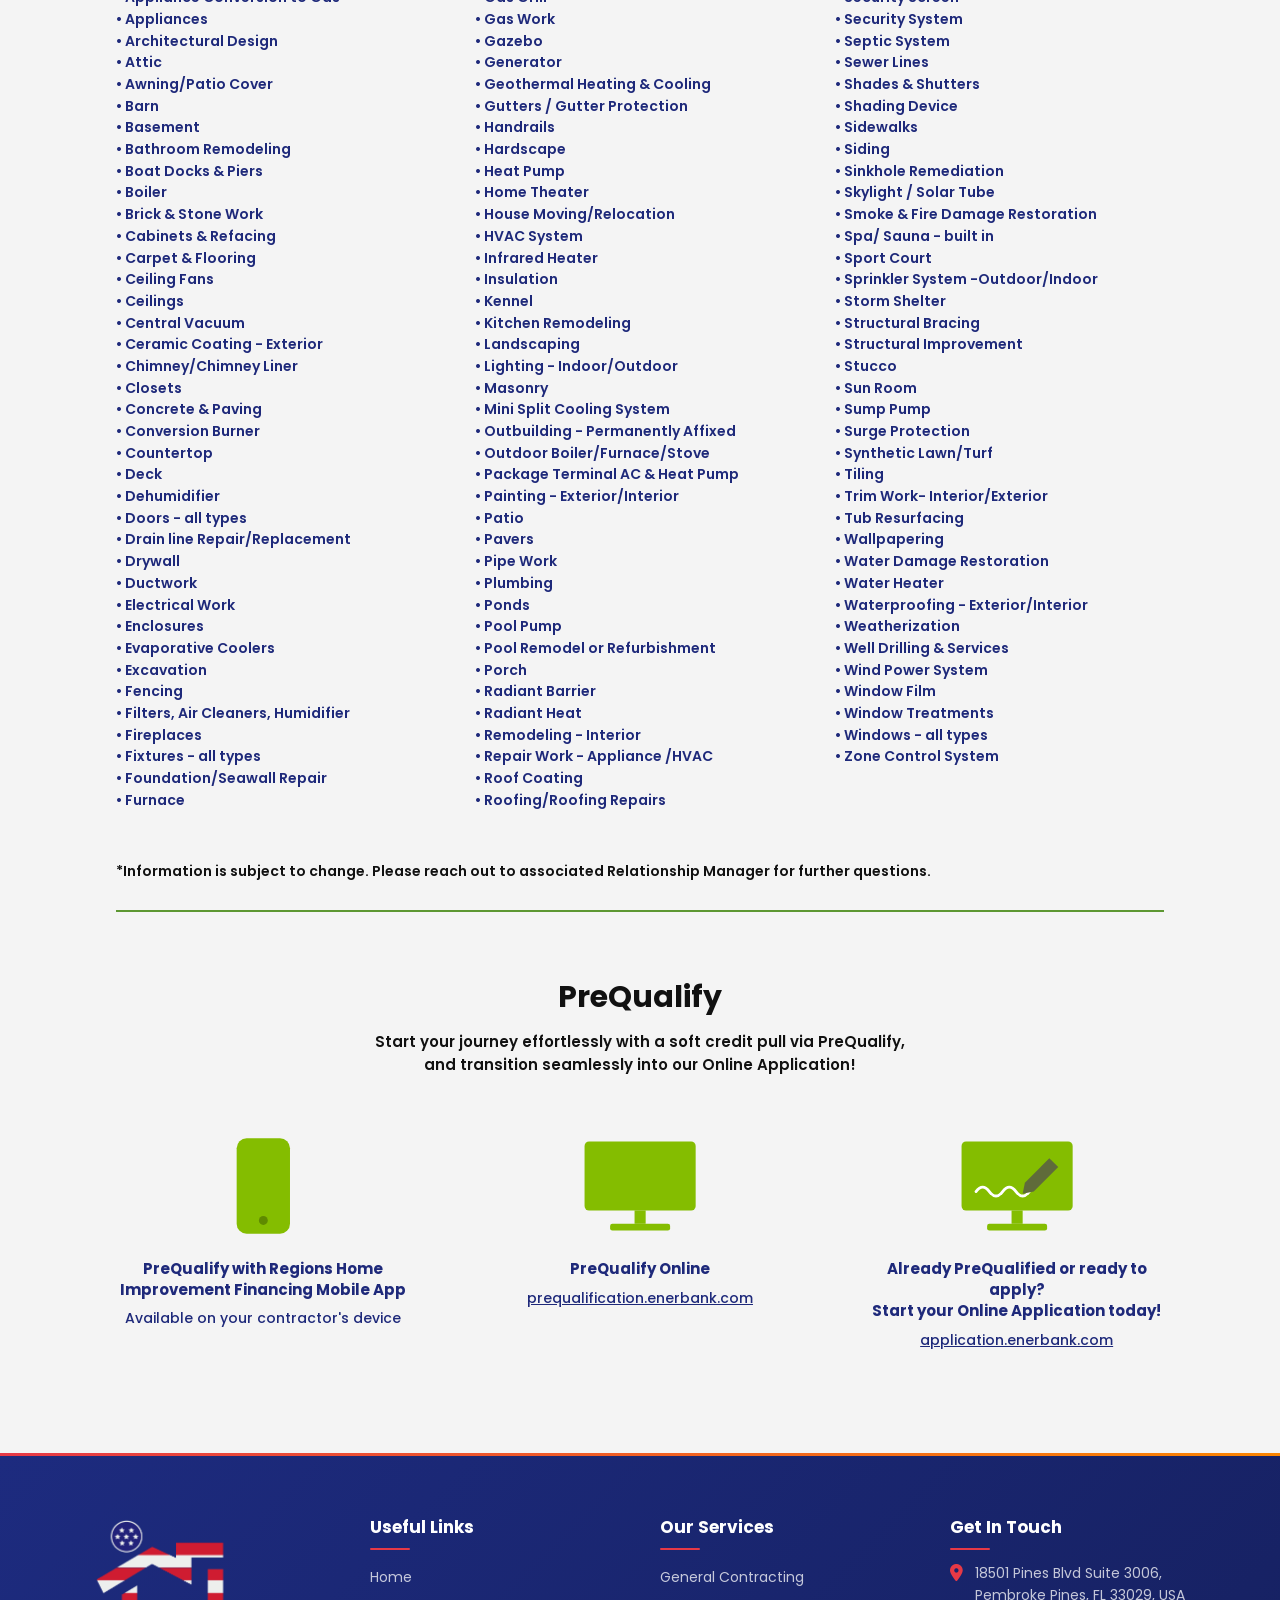
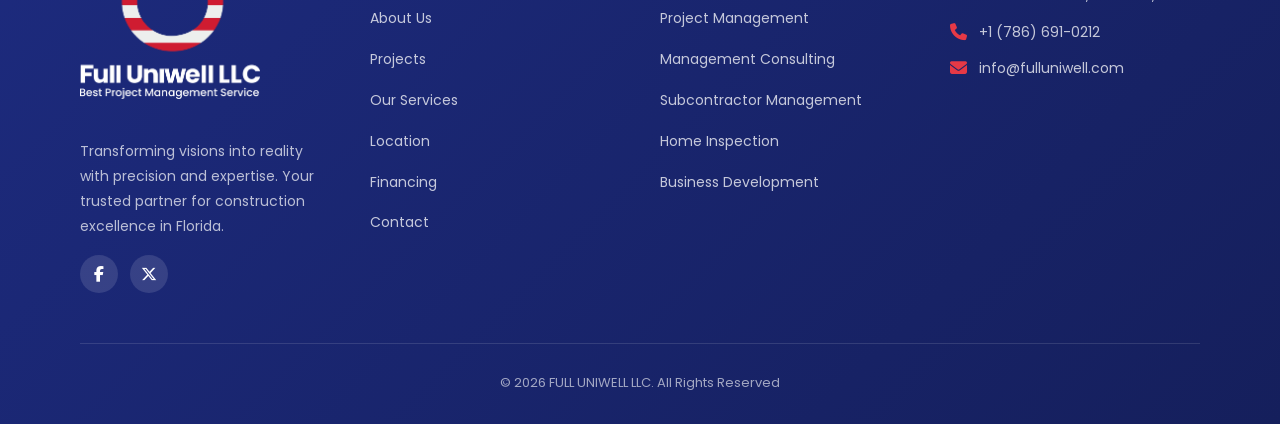
<file: financing.html>
<!DOCTYPE html>
<html lang="en">
<head>
  <meta charset="UTF-8">
  <meta name="viewport" content="width=device-width, initial-scale=1.0">
  <title>Full Uniwell LLC - Financing</title>
  <link rel="stylesheet" href="https://cdnjs.cloudflare.com/ajax/libs/font-awesome/6.4.2/css/all.min.css">
  <link rel="preconnect" href="https://fonts.googleapis.com">
  <link rel="preconnect" href="https://fonts.gstatic.com" crossorigin>
  <link href="https://fonts.googleapis.com/css2?family=Poppins:wght@400;500;600;700;800&display=swap" rel="stylesheet">
  <style>
    *{margin:0;padding:0;box-sizing:border-box}
    :root{--primary-blue:#1d2b7f;--secondary-blue:#2d4a9f;--accent-red:#e63946;--soft-red:#f4758b;--accent-orange:#fb8500;--light-bg:#f5f7fb;--white:#ffffff;--dark:#1a1a2e;--gray:#6c757d;--light-gray:#e9ecef;--fin-green:#5d9732;--fin-lime:#84bd00}
    html{scroll-behavior:smooth}
    body{font-family:'Poppins','Segoe UI',Tahoma,Geneva,Verdana,sans-serif;line-height:1.7;color:#333;font-size:17px}

    /* ========== HEADER ========== */
    header{background:rgba(255,255,255,0.95);backdrop-filter:blur(10px);box-shadow:0 2px 20px rgba(0,0,0,0.1);position:sticky;top:0;z-index:1000;transition:all 0.3s;width:100%}
    header.scrolled{background:rgba(255,255,255,0.98);box-shadow:0 4px 30px rgba(0,0,0,0.15)}
    .header-container{max-width:1280px;margin:0 auto;padding:12px 40px;display:flex;justify-content:space-between;align-items:center}
    .logo{display:flex;align-items:center;text-decoration:none}
    .logo-img{height:55px;width:auto;object-fit:contain;transition:transform 0.3s}
    .logo-img:hover{transform:scale(1.05)}
    .logo-icon{width:50px;height:50px;background:linear-gradient(135deg,var(--accent-red),var(--primary-blue));border-radius:12px;display:flex;align-items:center;justify-content:center;color:#fff;font-weight:700;font-size:24px;box-shadow:0 4px 12px rgba(230,57,70,0.3)}
    nav ul{display:flex;list-style:none;gap:22px;align-items:center}
    nav a{text-decoration:none;color:#1E297A;font-weight:700;font-size:14px;transition:all 0.3s;position:relative;white-space:nowrap;letter-spacing:0.5px;padding:5px 0}
    nav a::before{content:'';position:absolute;bottom:-2px;left:50%;width:0;height:2px;background:linear-gradient(90deg,var(--accent-red),#ff6b6b);transition:all 0.3s;transform:translateX(-50%);border-radius:2px}
    nav a:hover::before{width:80%}
    nav a:hover{color:var(--accent-red);transform:translateY(-1px)}
    nav a.active{color:var(--accent-red)}
    nav a.active::before{width:80%}

    /* Botón "Financing" en el menú (píldora verde) */
    nav a.nav-financing{background:var(--fin-green);color:#fff;padding:7px 20px;border-radius:50px;box-shadow:0 4px 12px rgba(93,151,50,0.35)}
    nav a.nav-financing::before{display:none}
    nav a.nav-financing:hover{background:#4c7f27;color:#fff;transform:translateY(-2px);box-shadow:0 8px 18px rgba(93,151,50,0.5)}
    nav a.nav-financing:active{transform:scale(0.95)}

    .mobile-menu{display:none;font-size:24px;cursor:pointer;width:40px;height:40px;align-items:center;justify-content:center;border-radius:8px;transition:all 0.3s;color:#1E297A;position:relative;z-index:1001}
    .mobile-menu:hover,.mobile-menu.active{color:var(--accent-red);background:rgba(230,57,70,0.1)}

    /* Mobile Menu */
    .mobile-nav{display:none;position:absolute;top:100%;left:0;right:0;background:rgba(255,255,255,0.98);backdrop-filter:blur(10px);box-shadow:0 10px 30px rgba(0,0,0,0.15);padding:20px;z-index:999}
    .mobile-nav.active{display:block;animation:slideDown 0.3s ease}
    .mobile-nav ul{display:flex;flex-direction:column;gap:15px;list-style:none}
    .mobile-nav a{display:block;padding:12px 20px;color:#1E297A;font-weight:700;font-size:15px;border-radius:8px;transition:all 0.3s;text-decoration:none}
    .mobile-nav a:hover{background:rgba(230,57,70,0.1);color:var(--accent-red);padding-left:25px}
    .mobile-nav a.active{background:var(--accent-red);color:white}
    .mobile-nav a.nav-financing{background:var(--fin-green);color:#fff;text-align:center}
    @keyframes slideDown{from{opacity:0;transform:translateY(-20px)}to{opacity:1;transform:translateY(0)}}

    /* =====================================================
       FINANCING SECTION  (prefijo único: fnp-)
       ===================================================== */
    .fnp-section{
      width:100%;
      background:#f4f4f4;
      padding:clamp(50px,8vw,80px) 20px clamp(60px,9vw,90px);
    }
    .fnp-container{max-width:1100px;margin:0 auto}

    /* ---------- Logos ---------- */
    .fnp-logos{
      display:flex;
      justify-content:center;
      align-items:center;
      flex-wrap:wrap;
      gap:clamp(24px,6vw,70px);
      margin-bottom:clamp(40px,6vw,60px);
    }
    .fnp-logo{height:clamp(80px,12vw,120px);width:auto;max-width:100%;object-fit:contain}

    /* ---------- Títulos ---------- */
    .fnp-title{
      text-align:center;
      font-size:clamp(24px,4vw,34px);
      font-weight:700;
      line-height:1.25;
      text-transform:uppercase;
      color:#1E297A;
      margin-bottom:clamp(30px,5vw,45px);
    }

    /* ---------- Banners + QR ---------- */
    .fnp-cards{
      display:grid;
      grid-template-columns:repeat(3,1fr);
      gap:24px;
      align-items:start;
      max-width:1000px;
      margin:0 auto;
    }
    .fnp-col{display:flex;flex-direction:column;align-items:center;width:100%}

    .fnp-col-title{
      text-align:center;
      font-size:clamp(20px,2.4vw,24px);
      font-weight:700;
      color:#111;
      margin-bottom:14px;
      line-height:1.3;
    }

    /* Banner (imagen clicable) */
    .fnp-banner{
      display:block;
      width:100%;
      cursor:pointer;
      -webkit-tap-highlight-color:transparent;
      transition:transform 0.3s cubic-bezier(.34,1.56,.64,1);
    }
    .fnp-banner img{display:block;width:100%;height:auto}
    .fnp-banner:hover{transform:translateY(-6px)}
    .fnp-banner:active{transform:scale(0.97);transition-duration:0.1s}
    .fnp-banner:focus-visible{outline:3px solid #1E297A;outline-offset:4px;border-radius:12px}

    .fnp-loan-code{
      font-size:16px;
      font-weight:700;
      color:#111;
      text-align:center;
      margin:14px 0 10px;
    }

    /* QR */
    .fnp-qr-link{
      display:inline-block;
      line-height:0;
      transition:transform 0.3s cubic-bezier(.34,1.56,.64,1);
    }
    .fnp-qr-link:hover{transform:scale(1.08)}
    .fnp-qr-link:active{transform:scale(0.95);transition-duration:0.1s}
    .fnp-qr{display:block;width:120px;height:auto;background:#fff}

    /* ---------- Avisos legales ---------- */
    .fnp-legal{
      max-width:900px;
      margin:clamp(30px,5vw,50px) auto 0;
      text-align:center;
      color:#111;
    }
    .fnp-legal-note{font-size:12px;line-height:1.5;margin-bottom:28px}
    .fnp-legal-fine{font-size:11px;line-height:1.5}

    /* ---------- Lista de mejoras elegibles ---------- */
    .fnp-list-title{
      text-align:center;
      font-size:clamp(22px,3.6vw,30px);
      font-weight:700;
      line-height:1.25;
      text-transform:uppercase;
      color:#1E297A;
      margin:clamp(50px,8vw,80px) 0 clamp(30px,5vw,50px);
    }
    .fnp-list-wrap{
      display:grid;
      grid-template-columns:repeat(3,1fr);
      gap:30px;
      padding:0 clamp(0px,2vw,30px);
    }
    .fnp-list{list-style:none;padding:0;margin:0}
    .fnp-list li{
      font-size:14px;
      font-weight:600;
      line-height:1.55;
      color:#1E297A;
    }
    .fnp-list li::before{content:"• ";font-weight:700}

    .fnp-note{
      font-size:14px;
      font-weight:600;
      color:#111;
      line-height:1.5;
      margin:clamp(30px,5vw,50px) clamp(0px,2vw,30px) 28px;
    }
    .fnp-divider{
      border:0;
      height:2px;
      background:var(--fin-green);
      margin:0 clamp(0px,2vw,30px);
    }

    /* ---------- PreQualify ---------- */
    .fnp-pre{text-align:center;margin-top:clamp(40px,6vw,60px)}
    .fnp-pre-title{font-size:clamp(24px,3.4vw,30px);font-weight:700;color:#111;margin-bottom:8px}
    .fnp-pre-intro{
      font-size:15px;
      font-weight:600;
      line-height:1.5;
      color:#111;
      max-width:560px;
      margin:0 auto clamp(30px,5vw,50px);
    }
    .fnp-pre-grid{
      display:grid;
      grid-template-columns:repeat(3,1fr);
      gap:30px;
      align-items:start;
    }
    .fnp-pre-item{
      display:flex;
      flex-direction:column;
      align-items:center;
      padding:10px 14px;
      border-radius:16px;
      transition:transform 0.3s cubic-bezier(.34,1.56,.64,1);
    }
    .fnp-pre-item:hover{transform:translateY(-6px)}
    .fnp-pre-icon{height:100px;width:auto;margin-bottom:22px;display:block}
    .fnp-pre-label{font-size:15px;font-weight:700;line-height:1.4;color:#1E297A;margin-bottom:8px}
    .fnp-pre-small{font-size:14px;font-weight:500;color:#1E297A;line-height:1.5}
    .fnp-pre-link{
      font-size:14px;
      font-weight:500;
      color:#1E297A;
      text-decoration:underline;
      word-break:break-word;
      transition:color 0.2s ease;
    }
    .fnp-pre-link:hover{color:var(--accent-red)}

    /* ========== FOOTER ========== */
    footer{background:linear-gradient(135deg,var(--primary-blue),#151f5c);color:#fff;padding:60px 20px 30px;position:relative;overflow:hidden;z-index:1;width:100%}
    footer::before{content:'';position:absolute;top:0;left:0;right:0;height:3px;background:linear-gradient(90deg,var(--accent-red),var(--accent-orange),var(--accent-red));animation:shimmer 3s linear infinite;background-size:200% 100%}
    @keyframes shimmer{0%{background-position:200% 0}100%{background-position:-200% 0}}
    .footer-container{max-width:1200px;margin:0 auto;position:relative;z-index:1;width:100%;padding:0 40px}
    .footer-grid{display:grid;grid-template-columns:repeat(auto-fit,minmax(200px,1fr));gap:40px;margin-bottom:50px}
    .footer-brand .logo{margin-bottom:20px;display:flex;align-items:center;text-decoration:none}
    .footer-brand .logo-img{height:65px;width:auto;object-fit:contain;transition:transform 0.3s}
    .footer-brand .logo-img:hover{transform:scale(1.05)}
    .footer-brand .logo-icon{width:60px;height:60px;background:linear-gradient(135deg,var(--accent-red),var(--primary-blue));border-radius:12px;display:flex;align-items:center;justify-content:center;color:#fff;font-weight:700;font-size:28px;box-shadow:0 4px 12px rgba(230,57,70,0.3)}
    .footer-brand .logo-text h1{color:#fff;font-size:24px;font-weight:700;line-height:1.2;letter-spacing:-0.5px}
    .footer-brand .logo-text span{color:rgba(255,255,255,0.7);font-size:11px;font-weight:500;letter-spacing:0.5px;text-transform:uppercase}
    .footer-brand p{font-size:14px;line-height:1.8;color:rgba(255,255,255,0.7);margin:15px 0}
    .social-links{display:flex;gap:12px}
    .social-links a{width:38px;height:38px;background:rgba(255,255,255,0.12);border-radius:50%;display:flex;align-items:center;justify-content:center;color:#fff;text-decoration:none;transition:all 0.3s;font-size:16px}
    .social-links a:hover{background:var(--accent-red);transform:translateY(-4px);box-shadow:0 8px 25px rgba(230,57,70,0.4)}
    .footer-column h3{font-size:17px;font-weight:700;margin-bottom:20px;color:#fff;position:relative;display:inline-block}
    .footer-column h3::after{content:'';position:absolute;bottom:-8px;left:0;width:40px;height:2px;background:var(--accent-red);border-radius:2px}
    .footer-column ul{list-style:none}
    .footer-column li{margin-bottom:12px}
    .footer-column a{color:rgba(255,255,255,0.75);text-decoration:none;font-size:14px;transition:all 0.3s;display:inline-block}
    .footer-column a:hover{color:#fff;transform:translateX(6px)}
    .contact-info li{display:flex;align-items:flex-start;gap:12px;margin-bottom:14px;font-size:14px;color:rgba(255,255,255,0.75);word-break:break-word;line-height:1.6}
    .contact-info i{color:var(--accent-red);font-size:17px;margin-top:2px;flex-shrink:0}
    .footer-bottom{border-top:1px solid rgba(255,255,255,0.12);padding-top:28px;text-align:center;font-size:13px;color:rgba(255,255,255,0.6)}

    /* ========== RESPONSIVE ========== */
    @media(max-width:1000px){
      .fnp-cards{grid-template-columns:1fr;max-width:420px;margin:0 auto;gap:40px}
      .fnp-list-wrap{grid-template-columns:repeat(2,1fr)}
    }
    @media(max-width:768px){
      .header-container{padding:12px 20px}
      nav ul{display:none}
      .mobile-menu{display:flex}
      .footer-container{padding:0 20px}
      .footer-grid{gap:35px;text-align:center}
      .footer-column h3::after{left:50%;transform:translateX(-50%)}
      .contact-info li{justify-content:center}
      .social-links{justify-content:center}
      .footer-brand .logo{justify-content:center}
      .fnp-pre-grid{grid-template-columns:1fr;gap:34px}
    }
    @media(max-width:480px){
      .fnp-list-wrap{grid-template-columns:1fr}
    }

    /* Accesibilidad */
    @media(prefers-reduced-motion:reduce){
      .fnp-banner,.fnp-qr-link,.fnp-pre-item{transition:none}
    }
  </style>
</head>
<body>

  <!-- ========== HEADER ========== -->
  <header id="header">
    <div class="header-container">
      <a href="index.html" class="logo">
        <img src="fu.png" alt="Full Uniwell LLC" class="logo-img" onerror="this.style.display='none'; this.nextElementSibling.style.display='flex'">
        <div class="logo-icon" style="display:none">FU</div>
      </a>
      <nav>
        <ul>
          <li><a href="index.html#home">Home</a></li>
          <li><a href="index.html#about">About Us</a></li>
          <li><a href="ourservices.html">Services</a></li>
          <li><a href="location.html">Location</a></li>
          <li><a href="ourteam.html">Our Team</a></li>
          <li><a href="https://fulluniwell.blogspot.com/" target="_blank" rel="noopener noreferrer">Blog</a></li>
          <li><a href="contacto.html">Contact</a></li>
          <li><a href="financing.html" class="nav-financing active">Financing</a></li>
        </ul>
      </nav>
      <div class="mobile-menu" id="mobileMenu"><i class="fas fa-bars"></i></div>
    </div>
    <div class="mobile-nav" id="mobileNav">
      <ul>
        <li><a href="index.html#home">Home</a></li>
        <li><a href="index.html#about">About Us</a></li>
        <li><a href="ourservices.html">Services</a></li>
        <li><a href="index.html#location">Location</a></li>
        <li><a href="ourteam.html">Our Team</a></li>
        <li><a href="https://fulluniwell.blogspot.com/" target="_blank" rel="noopener noreferrer">Blog</a></li>
        <li><a href="contacto.html">Contact</a></li>
        <li><a href="financing.html" class="nav-financing active">Financing</a></li>
      </ul>
    </div>
  </header>

  <!-- ========== FINANCING SECTION ========== -->
  <section class="fnp-section" id="financing">
    <div class="fnp-container">

      <!-- Logo -->
      <div class="fnp-logos">
        <img src="logitis.png" alt="Regions Home Improvement Financing" class="fnp-logo" onerror="this.src='https://placehold.co/300x90/ffffff/5d9732?text=REGIONS'">
      </div>

      <h2 class="fnp-title">Financing Available!</h2>

      <!-- Banners + QR -->
      <div class="fnp-cards">

        <!-- DLL6525 -->
        <div class="fnp-col">
          <h3 class="fnp-col-title">Same-As-Cash</h3>
          <a href="https://prequalification.enerbank.com/apply/loanproduct?sponsorPhoneNumber=8664098300&amp;contractorNumber=201847&amp;loanCode=DLL6525&amp;contractorEmail=fabio@fulluniwell.com" class="fnp-banner" target="_blank" rel="noopener noreferrer" aria-label="Apply for loan DLL6525">
            <img src="baner1.png" alt="12 Month Same-As-Cash - No payments, no interest for 12 months" onerror="this.src='https://placehold.co/600x480/5d9732/ffffff?text=baner1.png'">
          </a>
          <p class="fnp-loan-code">Loan code: DLL6525</p>
          <a href="https://prequalification.enerbank.com/apply/loanproduct?sponsorPhoneNumber=8664098300&amp;contractorNumber=201847&amp;loanCode=DLL6525&amp;contractorEmail=fabio@fulluniwell.com" class="fnp-qr-link" target="_blank" rel="noopener noreferrer" aria-label="Open application for loan DLL6525">
            <img src="qr1.jpg" alt="QR code loan DLL6525" class="fnp-qr" onerror="this.src='https://placehold.co/120x120/ffffff/333333?text=QR'">
          </a>
        </div>

        <!-- DLL6558 -->
        <div class="fnp-col">
          <h3 class="fnp-col-title">Low Monthly Payment</h3>
          <a href="https://prequalification.enerbank.com/apply/loanproduct?sponsorPhoneNumber=8664098300&amp;contractorNumber=201847&amp;loanCode=DLL6558&amp;contractorEmail=fabio@fulluniwell.com" class="fnp-banner" target="_blank" rel="noopener noreferrer" aria-label="Apply for loan DLL6558">
            <img src="baner2.png" alt="9.99% APR 5 Year Loan" onerror="this.src='https://placehold.co/600x480/5d9732/ffffff?text=banner2.png'">
          </a>
          <p class="fnp-loan-code">Loan code: DLL6558</p>
          <a href="https://prequalification.enerbank.com/apply/loanproduct?sponsorPhoneNumber=8664098300&amp;contractorNumber=201847&amp;loanCode=DLL6558&amp;contractorEmail=fabio@fulluniwell.com" class="fnp-qr-link" target="_blank" rel="noopener noreferrer" aria-label="Open application for loan DLL6558">
            <img src="qr2.jpg" alt="QR code loan DLL6558" class="fnp-qr" onerror="this.src='https://placehold.co/120x120/ffffff/333333?text=QR'">
          </a>
        </div>

        <!-- DLL6522 -->
        <div class="fnp-col">
          <h3 class="fnp-col-title">Low Monthly Payment</h3>
          <a href="https://prequalification.enerbank.com/apply/loanproduct?sponsorPhoneNumber=8664098300&amp;contractorNumber=201847&amp;loanCode=DLL6522&amp;contractorEmail=fabio@fulluniwell.com" class="fnp-banner" target="_blank" rel="noopener noreferrer" aria-label="Apply for loan DLL6522">
            <img src="baner3.png" alt="As low as 8.99% APR Traditional Installment Loan" onerror="this.src='https://placehold.co/600x480/5d9732/ffffff?text=banner3.png'">
          </a>
          <p class="fnp-loan-code">Loan code: DLL6522</p>
          <a href="https://prequalification.enerbank.com/apply/loanproduct?sponsorPhoneNumber=8664098300&amp;contractorNumber=201847&amp;loanCode=DLL6522&amp;contractorEmail=fabio@fulluniwell.com" class="fnp-qr-link" target="_blank" rel="noopener noreferrer" aria-label="Open application for loan DLL6522">
            <img src="qr3.jpg" alt="QR code loan DLL6522" class="fnp-qr" onerror="this.src='https://placehold.co/120x120/ffffff/333333?text=QR'">
          </a>
        </div>

      </div>

      <!-- Avisos legales -->
      <div class="fnp-legal">
      

        <p class="fnp-legal-note">&copy; 2026 Regions Bank. All Rights Reserved. | All loans subject to qualification, required documentation and credit approval. Regions and the Regions logo are registered trademarks of Regions Bank. The LifeGreen color is a trademark of Regions Bank.</p>

        <p class="fnp-legal-fine">Credit and loans provided by Regions Bank, Member FDIC, (650 S. Main St., Suite 1000, Salt Lake City, UT 84101) on approved credit, for a limited time. *19.99% fixed APR (provided however, APR will not exceed 15.99% for residents of New Jersey and 17.99% for residents of Florida and Wisconsin), effective as of September 2026, subject to change. Minimum loan amounts apply. Interest starts accruing when funds are disbursed. Interest waived if repaid in 365 days from first disbursement. When open line period ends, the balance becomes a fixed rate installment loan; repayment terms vary from 24 to 132 months. Actual loan term may be shorter if less than the full approved amount of credit is used. First monthly loan payment due 365 days after first disbursement. If no payments made during same-as-cash period and APR of 19.99%, monthly payments vary from $21.99 to $30.82 per $1,000 borrowed depending on term. The minimum monthly payment will be no less than $50.00. **9.99% fixed APR, subject to change. Minimum loan amounts apply. Interest starts accruing when funds are disbursed. Open line period payments due 90 days after origination and monthly thereafter during open line period. When open line period ends, the balance becomes a fixed rate installment loan; repayment term is 60 months. Actual loan term may be shorter if less than the full approved amount of credit is used. First monthly loan payment due 30 days from the end of the open line period. 60 monthly payments of $21.69 per $1,000 borrowed. The minimum monthly payment will be no less than $50.00. ***8.99% to 24.49% fixed APR (provided however, APR will not exceed 15.99% for residents of New Jersey and 17.99% for residents of Florida and Wisconsin), subject to change. Minimum loan amounts apply. Interest starts accruing when funds are disbursed. Open line period payments due 90 days after origination and monthly thereafter during open line period. When open line period ends, the balance becomes a fixed rate installment loan; repayment terms vary from 12 to 144 months. Actual loan term may be shorter if less than the full approved amount of credit is used. First monthly loan payment due 30 days from the end of the open line period. Monthly payments vary from $11.49 to $30.27 per $1,000 borrowed depending on term and interest rate. The minimum monthly payment will be no less than $50.00.</p>
        <br><p class="fnp-legal-note">****The monthly payment calculations provided here are estimates only. Regions Bank will determine the exact loan payment amount after loan approval. The accuracy of these calculations is not guaranteed nor is its applicability to your individual circumstances. For some loan types, the monthly payment may change depending upon when funds are disbursed to your contractor, among other factors. You should always obtain financial advice from qualified professionals.</p>
      </div>

      <!-- Lista de mejoras elegibles -->
      <h2 class="fnp-list-title">Express Loan Program Eligible Improvement List*</h2>

      <div class="fnp-list-wrap">
        <ul class="fnp-list">
          <li>Air Conditioner</li>
          <li>All Weather Coating</li>
          <li>Appliance Conversion to Gas</li>
          <li>Appliances</li>
          <li>Architectural Design</li>
          <li>Attic</li>
          <li>Awning/Patio Cover</li>
          <li>Barn</li>
          <li>Basement</li>
          <li>Bathroom Remodeling</li>
          <li>Boat Docks &amp; Piers</li>
          <li>Boiler</li>
          <li>Brick &amp; Stone Work</li>
          <li>Cabinets &amp; Refacing</li>
          <li>Carpet &amp; Flooring</li>
          <li>Ceiling Fans</li>
          <li>Ceilings</li>
          <li>Central Vacuum</li>
          <li>Ceramic Coating - Exterior</li>
          <li>Chimney/Chimney Liner</li>
          <li>Closets</li>
          <li>Concrete &amp; Paving</li>
          <li>Conversion Burner</li>
          <li>Countertop</li>
          <li>Deck</li>
          <li>Dehumidifier</li>
          <li>Doors - all types</li>
          <li>Drain line Repair/Replacement</li>
          <li>Drywall</li>
          <li>Ductwork</li>
          <li>Electrical Work</li>
          <li>Enclosures</li>
          <li>Evaporative Coolers</li>
          <li>Excavation</li>
          <li>Fencing</li>
          <li>Filters, Air Cleaners, Humidifier</li>
          <li>Fireplaces</li>
          <li>Fixtures - all types</li>
          <li>Foundation/Seawall Repair</li>
          <li>Furnace</li>
        </ul>

        <ul class="fnp-list">
          <li>Garage Doors</li>
          <li>Garage/Carports</li>
          <li>Gas Grill</li>
          <li>Gas Work</li>
          <li>Gazebo</li>
          <li>Generator</li>
          <li>Geothermal Heating &amp; Cooling</li>
          <li>Gutters / Gutter Protection</li>
          <li>Handrails</li>
          <li>Hardscape</li>
          <li>Heat Pump</li>
          <li>Home Theater</li>
          <li>House Moving/Relocation</li>
          <li>HVAC System</li>
          <li>Infrared Heater</li>
          <li>Insulation</li>
          <li>Kennel</li>
          <li>Kitchen Remodeling</li>
          <li>Landscaping</li>
          <li>Lighting - Indoor/Outdoor</li>
          <li>Masonry</li>
          <li>Mini Split Cooling System</li>
          <li>Outbuilding - Permanently Affixed</li>
          <li>Outdoor Boiler/Furnace/Stove</li>
          <li>Package Terminal AC &amp; Heat Pump</li>
          <li>Painting - Exterior/Interior</li>
          <li>Patio</li>
          <li>Pavers</li>
          <li>Pipe Work</li>
          <li>Plumbing</li>
          <li>Ponds</li>
          <li>Pool Pump</li>
          <li>Pool Remodel or Refurbishment</li>
          <li>Porch</li>
          <li>Radiant Barrier</li>
          <li>Radiant Heat</li>
          <li>Remodeling - Interior</li>
          <li>Repair Work - Appliance /HVAC</li>
          <li>Roof Coating</li>
          <li>Roofing/Roofing Repairs</li>
        </ul>

        <ul class="fnp-list">
          <li>Screening</li>
          <li>Seal Coating</li>
          <li>Security Screen</li>
          <li>Security System</li>
          <li>Septic System</li>
          <li>Sewer Lines</li>
          <li>Shades &amp; Shutters</li>
          <li>Shading Device</li>
          <li>Sidewalks</li>
          <li>Siding</li>
          <li>Sinkhole Remediation</li>
          <li>Skylight / Solar Tube</li>
          <li>Smoke &amp; Fire Damage Restoration</li>
          <li>Spa/ Sauna - built in</li>
          <li>Sport Court</li>
          <li>Sprinkler System -Outdoor/Indoor</li>
          <li>Storm Shelter</li>
          <li>Structural Bracing</li>
          <li>Structural Improvement</li>
          <li>Stucco</li>
          <li>Sun Room</li>
          <li>Sump Pump</li>
          <li>Surge Protection</li>
          <li>Synthetic Lawn/Turf</li>
          <li>Tiling</li>
          <li>Trim Work- Interior/Exterior</li>
          <li>Tub Resurfacing</li>
          <li>Wallpapering</li>
          <li>Water Damage Restoration</li>
          <li>Water Heater</li>
          <li>Waterproofing - Exterior/Interior</li>
          <li>Weatherization</li>
          <li>Well Drilling &amp; Services</li>
          <li>Wind Power System</li>
          <li>Window Film</li>
          <li>Window Treatments</li>
          <li>Windows - all types</li>
          <li>Zone Control System</li>
        </ul>
      </div>

      <p class="fnp-note">*Information is subject to change. Please reach out to associated Relationship Manager for further questions.</p>
      <hr class="fnp-divider">

      <!-- PreQualify -->
      <div class="fnp-pre">
        <h2 class="fnp-pre-title">PreQualify</h2>
        <p class="fnp-pre-intro">Start your journey effortlessly with a soft credit pull via PreQualify, and transition seamlessly into our Online Application!</p>

        <div class="fnp-pre-grid">

          <!-- Móvil -->
          <div class="fnp-pre-item">
            <svg class="fnp-pre-icon" viewBox="0 0 60 90" xmlns="http://www.w3.org/2000/svg" aria-hidden="true">
              <rect x="6" y="2" width="48" height="86" rx="9" fill="#84bd00"/>
              <circle cx="30" cy="76" r="4" fill="#5f8a00"/>
            </svg>
            <p class="fnp-pre-label">PreQualify with Regions Home Improvement Financing Mobile App</p>
            <p class="fnp-pre-small">Available on your contractor's device</p>
          </div>

          <!-- Monitor -->
          <div class="fnp-pre-item">
            <svg class="fnp-pre-icon" viewBox="0 0 110 90" xmlns="http://www.w3.org/2000/svg" aria-hidden="true">
              <rect x="5" y="5" width="100" height="62" rx="4" fill="#84bd00"/>
              <rect x="50" y="67" width="10" height="12" fill="#84bd00"/>
              <rect x="28" y="79" width="54" height="6" rx="2" fill="#84bd00"/>
            </svg>
            <p class="fnp-pre-label">PreQualify Online</p>
            <a href="https://prequalification.enerbank.com" target="_blank" rel="noopener noreferrer" class="fnp-pre-link">prequalification.enerbank.com</a>
          </div>

          <!-- Monitor con firma -->
          <div class="fnp-pre-item">
            <svg class="fnp-pre-icon" viewBox="0 0 110 90" xmlns="http://www.w3.org/2000/svg" aria-hidden="true">
              <rect x="5" y="5" width="100" height="62" rx="4" fill="#84bd00"/>
              <rect x="50" y="67" width="10" height="12" fill="#84bd00"/>
              <rect x="28" y="79" width="54" height="6" rx="2" fill="#84bd00"/>
              <path d="M18 50 q6 -8 12 0 t12 0 t12 0 t12 0" fill="none" stroke="#fff" stroke-width="2.5" stroke-linecap="round"/>
              <path d="M84 20 l8 8 -22 22 -10 2 2 -10z" fill="#5f6b3a"/>
            </svg>
            <p class="fnp-pre-label">Already PreQualified or ready to apply?<br>Start your Online Application today!</p>
            <a href="https://application.enerbank.com" target="_blank" rel="noopener noreferrer" class="fnp-pre-link">application.enerbank.com</a>
          </div>

        </div>
      </div>

    </div>
  </section>

  <!-- ========== FOOTER ========== -->
  <footer>
    <div class="footer-container">
      <div class="footer-grid">
        <div class="footer-brand">
          <img src="fur.png" alt="Full Uniweil Logo" style="max-width: 180px; height: auto; margin-bottom: 1rem;">

          <p>Transforming visions into reality with precision and expertise. Your trusted partner for construction excellence in Florida.</p>
          <div class="social-links">
            <a href="#"><i class="fab fa-facebook-f"></i></a>

            <a href="#"><i class="fa-brands fa-x-twitter"></i></a>

          </div>
        </div>
        <div class="footer-column"><h3>Useful Links</h3><ul><li><a href="index.html#home">Home</a></li><li><a href="index.html#about">About Us</a></li><li><a href="index.html#recent-projects">Projects</a></li><li><a href="ourservices.html">Our Services</a></li><li><a href="location.html">Location</a></li><li><a href="financing.html">Financing</a></li><li><a href="contacto.html">Contact</a></li></ul></div>
        <div class="footer-column"><h3>Our Services</h3><ul><li><a href="#">General Contracting</a></li><li><a href="#">Project Management</a></li><li><a href="#">Management Consulting</a></li><li><a href="#">Subcontractor Management</a></li><li><a href="#">Home Inspection</a></li><li><a href="#">Business Development</a></li></ul></div>
        <div class="footer-column"><h3>Get In Touch</h3><ul class="contact-info"><li><i class="fas fa-map-marker-alt"></i><span>18501 Pines Blvd Suite 3006,<br>Pembroke Pines, FL 33029, USA</span></li><li><i class="fas fa-phone"></i><span>+1 (786) 691-0212</span></li><li><i class="fas fa-envelope"></i><span>info@fulluniwell.com</span></li></ul></div>
      </div>
      <div class="footer-bottom"><p>&copy; 2026 FULL UNIWELL LLC. All Rights Reserved</p></div>
    </div>
  </footer>

  <script>
    // Header scroll effect
    window.addEventListener('scroll',function(){const header=document.getElementById('header');if(window.scrollY>100){header.classList.add('scrolled')}else{header.classList.remove('scrolled')}});

    // Mobile menu toggle
    const mobileMenu=document.getElementById('mobileMenu');
    const mobileNav=document.getElementById('mobileNav');
    const mobileMenuIcon=mobileMenu.querySelector('i');

    mobileMenu.addEventListener('click',function(){
      mobileNav.classList.toggle('active');
      mobileMenu.classList.toggle('active');
      if(mobileNav.classList.contains('active')){
        mobileMenuIcon.classList.remove('fa-bars');
        mobileMenuIcon.classList.add('fa-times');
      }else{
        mobileMenuIcon.classList.remove('fa-times');
        mobileMenuIcon.classList.add('fa-bars');
      }
    });

    mobileNav.querySelectorAll('a').forEach(link=>{
      link.addEventListener('click',()=>{
        mobileNav.classList.remove('active');
        mobileMenu.classList.remove('active');
        mobileMenuIcon.classList.remove('fa-times');
        mobileMenuIcon.classList.add('fa-bars');
      });
    });

    document.addEventListener('click',function(e){
      if(!mobileMenu.contains(e.target)&&!mobileNav.contains(e.target)){
        mobileNav.classList.remove('active');
        mobileMenu.classList.remove('active');
        mobileMenuIcon.classList.remove('fa-times');
        mobileMenuIcon.classList.add('fa-bars');
      }
    });
  </script>
</body>
</html>
</file>
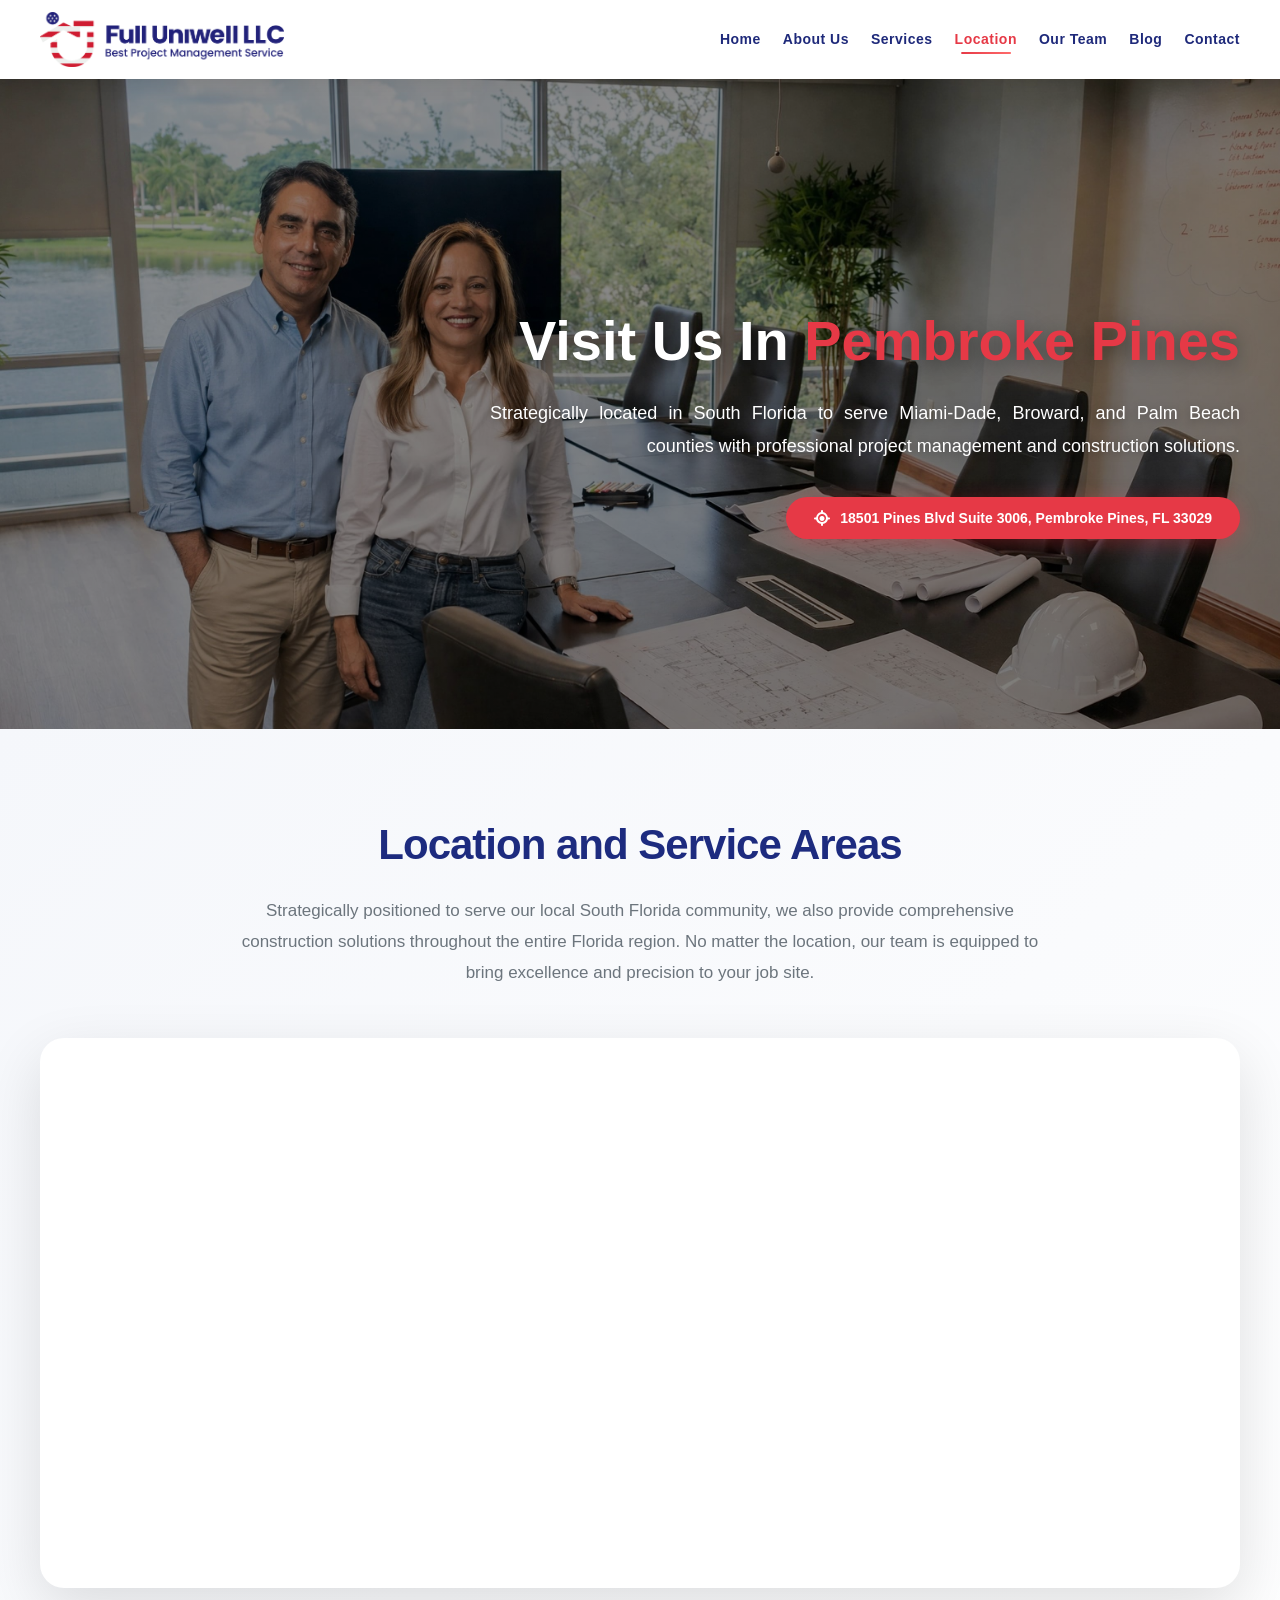
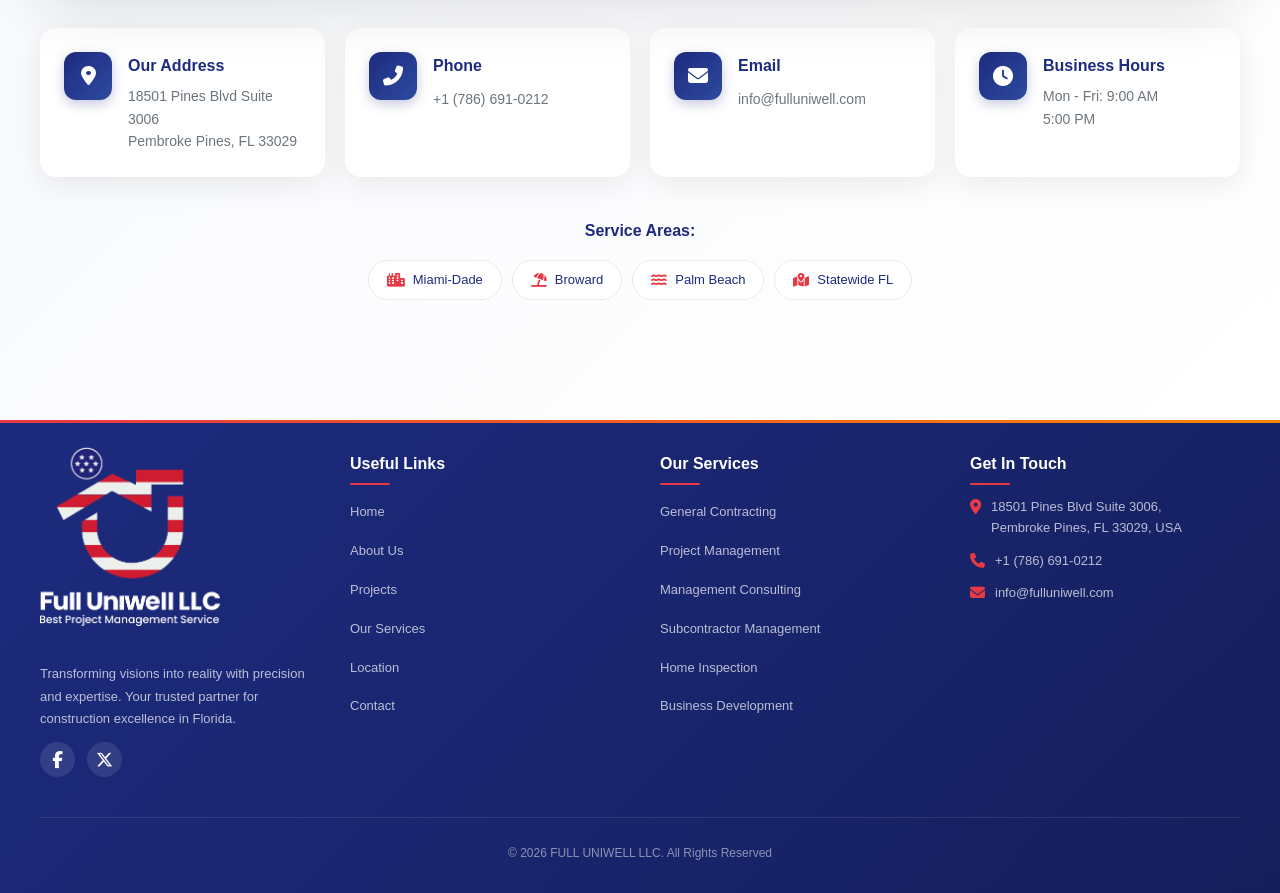
<file: location.html>
<!DOCTYPE html>
<html lang="en">
<head>
  <meta charset="UTF-8">
  <meta name="viewport" content="width=device-width, initial-scale=1.0">
  <title>Full Uniwell LLC - Location</title>
  <link rel="stylesheet" href="https://cdnjs.cloudflare.com/ajax/libs/font-awesome/6.4.0/css/all.min.css">
  <link rel="stylesheet" href="https://cdnjs.cloudflare.com/ajax/libs/font-awesome/6.4.2/css/all.min.css">
  <style>
    *{margin:0;padding:0;box-sizing:border-box}
    :root{--primary-blue:#1d2b7f;--secondary-blue:#2d4a9f;--accent-red:#e63946;--soft-red:#f4758b;--accent-orange:#fb8500;--light-bg:#f5f7fb;--white:#ffffff;--dark:#1a1a2e;--gray:#6c757d;--light-gray:#e9ecef}
    html{scroll-behavior:smooth}
    body{font-family:'Segoe UI',Tahoma,Geneva,Verdana,sans-serif;line-height:1.7;color:#333;font-size:17px}
    
    /* ========== HEADER ========== */
    header{background:rgba(255,255,255,0.95);backdrop-filter:blur(10px);box-shadow:0 2px 20px rgba(0,0,0,0.1);position:sticky;top:0;z-index:1000;transition:all 0.3s;width:100%}
    header.scrolled{background:rgba(255,255,255,0.98);box-shadow:0 4px 30px rgba(0,0,0,0.15)}
    .header-container{max-width:1280px;margin:0 auto;padding:12px 40px;display:flex;justify-content:space-between;align-items:center}
    .logo{display:flex;align-items:center;text-decoration:none}
    .logo-img{height:55px;width:auto;object-fit:contain;transition:transform 0.3s}
    .logo-img:hover{transform:scale(1.05)}
    .logo-icon{width:50px;height:50px;background:linear-gradient(135deg,var(--accent-red),var(--primary-blue));border-radius:12px;display:flex;align-items:center;justify-content:center;color:#fff;font-weight:700;font-size:24px;box-shadow:0 4px 12px rgba(230,57,70,0.3)}
    nav ul{display:flex;list-style:none;gap:22px}
    nav a{text-decoration:none;color:#1E297A;font-weight:700;font-size:14px;transition:all 0.3s;position:relative;white-space:nowrap;letter-spacing:0.5px;padding:5px 0}
    nav a::before{content:'';position:absolute;bottom:-2px;left:50%;width:0;height:2px;background:linear-gradient(90deg,var(--accent-red),#ff6b6b);transition:all 0.3s;transform:translateX(-50%);border-radius:2px}
    nav a:hover::before{width:80%}
    nav a:hover{color:var(--accent-red);transform:translateY(-1px)}
    nav a.active{color:var(--accent-red)}
    nav a.active::before{width:80%}
    .mobile-menu{display:none;font-size:24px;cursor:pointer;width:40px;height:40px;align-items:center;justify-content:center;border-radius:8px;transition:all 0.3s;color:#1E297A;position:relative;z-index:1001}
    .mobile-menu:hover,.mobile-menu.active{color:var(--accent-red);background:rgba(230,57,70,0.1)}
    
    /* Mobile Menu */
    .mobile-nav{display:none;position:absolute;top:100%;left:0;right:0;background:rgba(255,255,255,0.98);backdrop-filter:blur(10px);box-shadow:0 10px 30px rgba(0,0,0,0.15);padding:20px;z-index:999}
    .mobile-nav.active{display:block;animation:slideDown 0.3s ease}
    .mobile-nav ul{display:flex;flex-direction:column;gap:15px}
    .mobile-nav a{display:block;padding:12px 20px;color:#1E297A;font-weight:700;font-size:15px;border-radius:8px;transition:all 0.3s}
    .mobile-nav a:hover{background:rgba(230,57,70,0.1);color:var(--accent-red);padding-left:25px}
    .mobile-nav a.active{background:var(--accent-red);color:white}
    @keyframes slideDown{from{opacity:0;transform:translateY(-20px)}to{opacity:1;transform:translateY(0)}}
    
    /* ========== LOCATION HERO SECTION - CLEAN & PROFESSIONAL ========== */
    .location-hero{
      position:relative;
      background: linear-gradient(135deg, rgba(0, 0, 0, 0.418) 0%, rgba(0, 0, 0, 0.527) 100%), 
                  url('img/ubi.jpg') center center/cover no-repeat;
      background-attachment: fixed;
      padding:140px 0 100px;
      min-height:650px;
      display:flex;
      align-items:center;
    }
    
    .hero-container{
      max-width:1280px;
      margin:0 auto;
      padding:0 40px;
      width:100%;
      position:relative;
      z-index:1;
    }
    
    .hero-content{
      color:#fff;
      max-width:750px;
      margin-left: auto;
      text-align: right;
    }
    
    .hero-content h1{
      font-size:56px;
      font-weight:800;
      line-height:1.15;
      margin-bottom:24px;
      text-shadow:0 4px 20px rgba(0,0,0,0.4);
      animation:fadeInRight 0.8s ease
    }
    .hero-content h1 span{color:var(--accent-red)}
    
    .hero-subtitle{
      font-size:18px;
      line-height:1.8;
      margin-bottom:35px;
      opacity:0.95;
      text-align: justify;
      text-align-last: right;
      text-shadow:0 2px 10px rgba(0,0,0,0.3);
      animation:fadeInRight 0.8s ease 0.2s both;
      hyphens: auto;
    }
    
    .address-badge-container{
      display: flex;
      justify-content: flex-end;
      animation:fadeInRight 0.8s ease 0.4s both
    }
    
   .address-badge-container{
  display: flex;
  justify-content: flex-end;
  animation:fadeInRight 0.8s ease 0.4s both
}

.address-badge{
  background: var(--accent-red);
  padding: 12px 28px;
  border-radius: 50px;
  display: inline-flex;
  align-items: center;
  gap: 10px;
  box-shadow: 0 4px 20px rgba(230,57,70,0.35);
  transition: transform 0.3s ease;
}

.address-badge:hover{
  transform: translateY(-2px);
  box-shadow: 0 8px 30px rgba(230,57,70,0.5);
}

.address-badge i{
  color: #fff;
  font-size: 16px;
  flex-shrink: 0;
}

.address-badge span{
  font-size: 14px;
  font-weight: 600;
  color: #fff;
  line-height: 1.3;
}
    /* Animations */
    @keyframes fadeInRight{
      from{
        opacity:0;
        transform:translateX(50px)
      }
      to{
        opacity:1;
        transform:translateX(0)
      }
    }
    
    /* ========== LOCATION SECTION ========== */
    .location-section{padding:80px 0;background:linear-gradient(135deg,var(--light-bg),var(--white))}
    .location-container{max-width:1280px;margin:0 auto;padding:0 40px}
    .location-header{text-align:center;margin-bottom:50px}
    .location-header h2{font-size:42px;font-weight:800;color:var(--primary-blue);margin-bottom:16px;letter-spacing:-1px}
    .location-header p{font-size:17px;color:var(--gray);max-width:800px;margin:0 auto;line-height:1.8}
    .map-full-width{width:100%;margin-bottom:40px;border-radius:24px;overflow:hidden;box-shadow:0 20px 60px rgba(0,0,0,0.12);position:relative;background:#fff}
    .map-full-width iframe{width:100%;height:550px;border:none;display:block;border-radius:24px}
    .location-info-below{display:grid;grid-template-columns:repeat(auto-fit,minmax(250px,1fr));gap:20px;margin-bottom:40px}
    .location-info-card{background:#fff;border-radius:16px;padding:24px;box-shadow:0 8px 30px rgba(0,0,0,0.08);display:flex;gap:16px;align-items:flex-start;transition:all 0.3s}
    .location-info-card:hover{transform:translateY(-5px);box-shadow:0 15px 40px rgba(0,0,0,0.12)}
    .info-icon-small{width:48px;height:48px;background:linear-gradient(135deg,var(--primary-blue),var(--secondary-blue));border-radius:12px;display:flex;align-items:center;justify-content:center;color:#fff;font-size:20px;flex-shrink:0;box-shadow:0 4px 12px rgba(29,43,127,0.25)}
    .info-card-content h3{font-size:16px;font-weight:700;color:var(--primary-blue);margin-bottom:6px}
    .info-card-content p,.info-card-content a{font-size:14px;color:var(--gray);line-height:1.6;text-decoration:none;transition:color 0.3s}
    .info-card-content a:hover{color:var(--accent-red)}
    .service-areas-section{text-align:center;margin-bottom:40px}
    .service-areas-section h4{font-size:16px;font-weight:700;color:var(--primary-blue);margin-bottom:16px}
    .area-tags{display:flex;flex-wrap:wrap;gap:10px;justify-content:center}
    .area-tag{background:#fff;padding:8px 18px;border-radius:24px;font-size:13px;font-weight:500;color:var(--primary-blue);border:1px solid var(--light-gray);transition:all 0.3s;display:flex;align-items:center;gap:8px}
    .area-tag i{color:var(--accent-red);font-size:14px}
    .area-tag:hover{background:var(--primary-blue);color:#fff;transform:translateY(-2px);box-shadow:0 5px 15px rgba(29,43,127,0.2)}
    .area-tag:hover i{color:#fff}
    
    /* ========== FOOTER ========== */
    footer {
      background: linear-gradient(135deg, var(--primary-blue), #151f5c);
      color: white;
      padding: 30px 20px 30px;
      position: relative;
      overflow: hidden;
      z-index: 1;
      width: 100%;
    }

    footer::before {
      content: '';
      position: absolute;
      top: 0;
      left: 0;
      right: 0;
      height: 3px;
      background: linear-gradient(90deg, var(--accent-red), var(--accent-orange), var(--accent-red));
      animation: shimmer 3s linear infinite;
      background-size: 200% 100%;
    }

    @keyframes shimmer {
      0% { background-position: 200% 0; }
      100% { background-position: -200% 0; }
    }

    .footer-container {
      max-width: 1200px;
      margin: 0 auto;
      position: relative;
      z-index: 1;
      width: 100%;
    }

    .footer-grid {
      display: grid;
      grid-template-columns: repeat(auto-fit, minmax(200px, 1fr));
      gap: 40px;
      margin-bottom: 40px;
    }

    .footer-brand {
      margin-top: -10px;
    }

    .footer-brand .logo {
      margin-bottom: 24px;
      display: flex;
      align-items: center;
      text-decoration: none;
    }

    .footer-brand .logo-img {
      height: 120px;
      width: auto;
      object-fit: contain;
      transition: transform 0.3s;
    }

    .footer-brand .logo-img:hover {
      transform: scale(1.05);
    }

    .footer-brand .logo-icon {
      width: 100px;
      height: 100px;
      background: linear-gradient(135deg, var(--accent-red), var(--primary-blue));
      border-radius: 12px;
      display: flex;
      align-items: center;
      justify-content: center;
      color: #fff;
      font-weight: 700;
      font-size: 42px;
      box-shadow: 0 4px 12px rgba(230, 57, 70, 0.3);
    }

    .footer-brand p {
      color: rgba(255, 255, 255, 0.7);
      margin: 12px 0;
      font-size: 13px;
      line-height: 1.7;
    }

    .social-links {
      display: flex;
      gap: 12px;
    }

    .social-links a {
      width: 35px;
      height: 35px;
      background: rgba(255, 255, 255, 0.1);
      border-radius: 50%;
      display: flex;
      align-items: center;
      justify-content: center;
      color: white;
      text-decoration: none;
      transition: all 0.3s;
    }

    .social-links a:hover {
      background: var(--accent-red);
      transform: translateY(-3px);
    }

    .footer-column h3 {
      font-size: 16px;
      font-weight: 700;
      margin-bottom: 20px;
      color: #fff;
      position: relative;
      display: inline-block;
    }

    .footer-column h3::after {
      content: '';
      position: absolute;
      bottom: -8px;
      left: 0;
      width: 40px;
      height: 2px;
      background: var(--accent-red);
      border-radius: 2px;
    }

    .footer-column ul {
      list-style: none;
    }

    .footer-column li {
      margin-bottom: 10px;
    }

    .footer-column a {
      color: rgba(255, 255, 255, 0.7);
      text-decoration: none;
      font-size: 13px;
      transition: all 0.3s;
      display: inline-block;
    }

    .footer-column a:hover {
      color: #fff;
      transform: translateX(5px);
    }

    .contact-info li {
      display: flex;
      align-items: flex-start;
      gap: 10px;
      margin-bottom: 12px;
      font-size: 13px;
      color: rgba(255, 255, 255, 0.7);
      word-break: break-word;
      line-height: 1.6;
    }

    .contact-info i {
      color: var(--accent-red);
      font-size: 15px;
      margin-top: 2px;
      flex-shrink: 0;
    }

    .footer-bottom {
      border-top: 1px solid rgba(255, 255, 255, 0.1);
      padding-top: 25px;
      text-align: center;
      color: rgba(255, 255, 255, 0.5);
      font-size: 12px;
    }

    /* Responsive */
    @media (max-width: 768px) {
      footer {
        padding: 25px 20px 25px;
      }

      .footer-grid {
        gap: 30px;
        text-align: center;
      }

      .footer-brand {
        margin-top: -5px;
      }

      .footer-brand .logo {
        justify-content: center;
      }

      .footer-brand .logo-img {
        height: 90px;
      }

      .footer-column h3::after {
        left: 50%;
        transform: translateX(-50%);
      }

      .contact-info li {
        justify-content: center;
      }

      .social-links {
        justify-content: center;
      }

      .footer-column a:hover {
        transform: translateX(0) scale(1.05);
      }
    }

    @media (max-width: 480px) {
      .footer-grid {
        gap: 25px;
      }

      .footer-brand p {
        font-size: 12px;
      }

      .footer-column h3 {
        font-size: 15px;
      }

      .footer-column a,
      .contact-info li {
        font-size: 12px;
      }
    }
    
    @keyframes fadeIn{from{opacity:0;transform:translateY(24px)}to{opacity:1;transform:translateY(0)}}
    
    /* Responsive */
    @media(max-width:1100px){
      .hero-content h1{font-size:46px}
      .hero-subtitle{font-size:16px}
    }
    @media(max-width:992px){
      .footer-grid{gap:30px}
      .location-header h2{font-size:34px}
      .map-full-width iframe{height:450px}
    }
    @media(max-width:768px){
      .header-container{padding:12px 20px}
      nav ul{display:none}
      .mobile-menu{display:flex}
      .location-container,.footer-container{padding:0 20px}
      .hero-container{padding:0 20px}
      .location-hero{
        padding:100px 0 60px;
        min-height:auto;
        background-attachment: scroll;
      }
      .hero-content{
        margin-left: 0;
        text-align: center;
        max-width: 100%;
      }
      .hero-content h1{font-size:36px}
      .hero-subtitle{
        font-size:15px;
        text-align: center;
        text-align-last: center;
      }
      .address-badge-container{
        justify-content: center;
      }
      .address-badge{
        padding: 10px 20px;
      }
      .address-badge i{
        font-size: 16px;
      }
      .address-badge span{
        font-size: 13px;
      }
      .map-full-width iframe{height:380px;border-radius:16px}
      .location-info-below{grid-template-columns:1fr}
      .footer-grid{gap:30px;text-align:center}
      .footer-column h3::after{left:50%;transform:translateX(-50%)}
      .contact-info li{justify-content:center}
      .social-links{justify-content:center}
      .footer-brand .logo{justify-content:center}
    }
    @media(max-width:480px){
      .hero-content h1{font-size:30px}
      .location-header h2{font-size:28px}
      .address-badge{
        padding: 9px 16px;
        flex-direction: column;
        gap: 6px;
      }
      .address-badge span{
        font-size: 12px;
        text-align: center;
      }
    }
  </style>
</head>
<body>

  <!-- ========== HEADER ========== -->
  <header id="header">
    <div class="header-container">
      <a href="index.html" class="logo">
        <img src="fu.png" alt="Full Uniwell LLC" class="logo-img" onerror="this.style.display='none'; this.nextElementSibling.style.display='flex'">
        <div class="logo-icon" style="display:none">FU</div>
      </a>
      <nav>
        <ul>
          <li><a href="index.html#home">Home</a></li>
          <li><a href="about.html">About Us</a></li>
        
          <li><a href="ourservices.html">Services</a></li>
          <li><a href="#location" class="active">Location</a></li>
          <li><a href="ourteam.html">Our Team</a></li>
          <li><a href="https://fulluniwell.blogspot.com/" target="_blank" rel="noopener noreferrer">Blog</a></li>
          <li><a href="contacto.html">Contact</a></li>
        </ul>
      </nav>
      <div class="mobile-menu" id="mobileMenu"><i class="fas fa-bars"></i></div>
    </div>
    <div class="mobile-nav" id="mobileNav">
      <ul>
        <li><a href="index.html#home">Home</a></li>
        <li><a href="index.html#about">About Us</a></li>
    
        <li><a href="ourservices.html">Services</a></li>
        <li><a href="#location" class="active">Location</a></li>
        <li><a href="ourteam.html">Our Team</a></li>
        <li><a href="https://fulluniwell.blogspot.com/" target="_blank" rel="noopener noreferrer">Blog</a></li>
        <li><a href="contacto.html">Contact</a></li>
      </ul>
    </div>
  </header>

  <!-- ========== LOCATION HERO SECTION - CLEAN & PROFESSIONAL ========== -->
  <section class="location-hero">
    <div class="hero-container">
      <div class="hero-content">
        <h1>Visit Us In <span>Pembroke Pines</span></h1>
        <p class="hero-subtitle">Strategically located in South Florida to serve Miami-Dade, Broward, and Palm Beach counties with professional project management and construction solutions.</p>
        
        <div class="address-badge-container">
          <div class="address-badge">
            <i class="fas fa-location"></i>
            <span>18501 Pines Blvd Suite 3006, Pembroke Pines, FL 33029</span>
          </div>
        </div>
      </div>
    </div>
  </section>

  <!-- ========== LOCATION SECTION ========== -->
  <section class="location-section" id="location">
    <div class="location-container">
      <div class="location-header">
        <h2>Location and Service Areas</h2>
        <p>Strategically positioned to serve our local South Florida community, we also provide comprehensive construction solutions throughout the entire Florida region. No matter the location, our team is equipped to bring excellence and precision to your job site.</p>
      </div>
      
      <div class="map-full-width" id="map">
        <iframe src="https://www.google.com/maps/embed?pb=!1m18!1m12!1m3!1d113608.86306460647!2d-80.3960769!3d26.009944!2m3!1f0!2f0!3f0!3m2!1i1024!2i768!4f13.1!3m3!1m2!1s0x88d9a1001236bb17%3A0xd706cbed84d94209!2sFull%20Uniwell!5e0!3m2!1sen!2sus!4v1745360000000!5m2!1sen!2sus" allowfullscreen loading="lazy" referrerpolicy="no-referrer-when-downgrade"></iframe>
      </div>
      
      <div class="location-info-below">
        <div class="location-info-card">
          <div class="info-icon-small"><i class="fas fa-map-marker-alt"></i></div>
          <div class="info-card-content"><h3>Our Address</h3><p>18501 Pines Blvd Suite 3006<br>Pembroke Pines, FL 33029</p></div>
        </div>
        <div class="location-info-card">
          <div class="info-icon-small"><i class="fas fa-phone-alt"></i></div>
          <div class="info-card-content"><h3>Phone</h3><a href="tel:+17866910212">+1 (786) 691-0212</a></div>
        </div>
        <div class="location-info-card">
          <div class="info-icon-small"><i class="fas fa-envelope"></i></div>
          <div class="info-card-content"><h3>Email</h3><a href="mailto:fulluniwell@gmail.com">info@fulluniwell.com</a></div>
        </div>
        <div class="location-info-card">
          <div class="info-icon-small"><i class="fas fa-clock"></i></div>
          <div class="info-card-content"><h3>Business Hours</h3><p>Mon - Fri: 9:00 AM <br> 5:00 PM</p></div>
        </div>
      </div>
      
      <div class="service-areas-section">
        <h4>Service Areas:</h4>
        <div class="area-tags">
          <span class="area-tag"><i class="fas fa-city"></i> Miami-Dade</span>
          <span class="area-tag"><i class="fas fa-umbrella-beach"></i> Broward</span>
          <span class="area-tag"><i class="fas fa-water"></i> Palm Beach</span>
          <span class="area-tag"><i class="fas fa-map-marked-alt"></i> Statewide FL</span>
        </div>
      </div>
    </div>
  </section>

  <!-- ========== FOOTER ========== -->
 <footer>
    <div class="footer-container">
      <div class="footer-grid">
        <div class="footer-brand">
          <img src="fur.png" alt="Full Uniweil Logo" style="max-width: 180px; height: auto; margin-bottom: 1rem;">
         
          <p>Transforming visions into reality with precision and expertise. Your trusted partner for construction excellence in Florida.</p>
          <div class="social-links">
            <a href="#"><i class="fab fa-facebook-f"></i></a>
          
            <a href="#"><i class="fa-brands fa-x-twitter"></i></a>
           
          </div>
        </div>
        <div class="footer-column"><h3>Useful Links</h3><ul><li><a href="#home">Home</a></li><li><a href="#about">About Us</a></li><li><a href="#recent-projects">Projects</a></li><li><a href="#services">Our Services</a></li><li><a href="#location">Location</a></li><li><a href="#contact">Contact</a></li></ul></div>
        <div class="footer-column"><h3>Our Services</h3><ul><li><a href="#">General Contracting</a></li><li><a href="#">Project Management</a></li><li><a href="#">Management Consulting</a></li><li><a href="#">Subcontractor Management</a></li><li><a href="#">Home Inspection</a></li><li><a href="#">Business Development</a></li></ul></div>
        <div class="footer-column"><h3>Get In Touch</h3><ul class="contact-info"><li><i class="fas fa-map-marker-alt"></i><span>18501 Pines Blvd Suite 3006,<br>Pembroke Pines, FL 33029, USA</span></li><li><i class="fas fa-phone"></i><span>+1 (786) 691-0212</span></li><li><i class="fas fa-envelope"></i><span>info@fulluniwell.com</span></li></ul></div>
      </div>
      <div class="footer-bottom"><p>&copy; 2026 FULL UNIWELL LLC. All Rights Reserved</p></div>
    </div>
  </footer>

  <script>
    // Header scroll effect
    window.addEventListener('scroll',function(){const header=document.getElementById('header');if(window.scrollY>100){header.classList.add('scrolled')}else{header.classList.remove('scrolled')}});
    
    // Mobile menu toggle
    const mobileMenu=document.getElementById('mobileMenu');
    const mobileNav=document.getElementById('mobileNav');
    const mobileMenuIcon=mobileMenu.querySelector('i');
    
    mobileMenu.addEventListener('click',function(){
      mobileNav.classList.toggle('active');
      mobileMenu.classList.toggle('active');
      if(mobileNav.classList.contains('active')){
        mobileMenuIcon.classList.remove('fa-bars');
        mobileMenuIcon.classList.add('fa-times');
      }else{
        mobileMenuIcon.classList.remove('fa-times');
        mobileMenuIcon.classList.add('fa-bars');
      }
    });
    
    mobileNav.querySelectorAll('a').forEach(link=>{
      link.addEventListener('click',()=>{
        mobileNav.classList.remove('active');
        mobileMenu.classList.remove('active');
        mobileMenuIcon.classList.remove('fa-times');
        mobileMenuIcon.classList.add('fa-bars');
      });
    });
    
    document.addEventListener('click',function(e){
      if(!mobileMenu.contains(e.target)&&!mobileNav.contains(e.target)){
        mobileNav.classList.remove('active');
        mobileMenu.classList.remove('active');
        mobileMenuIcon.classList.remove('fa-times');
        mobileMenuIcon.classList.add('fa-bars');
      }
    });
    
    // Active link detection for Location page
    document.addEventListener('DOMContentLoaded',function(){
      const currentPath=window.location.pathname.split('/').pop();
      if(currentPath.includes('location')||window.location.hash==='#location'){
        document.querySelectorAll('nav a[href*="location"], .mobile-nav a[href*="location"]').forEach(link=>link.classList.add('active'));
      }
    });
  </script>
</body>
</html>
</file>
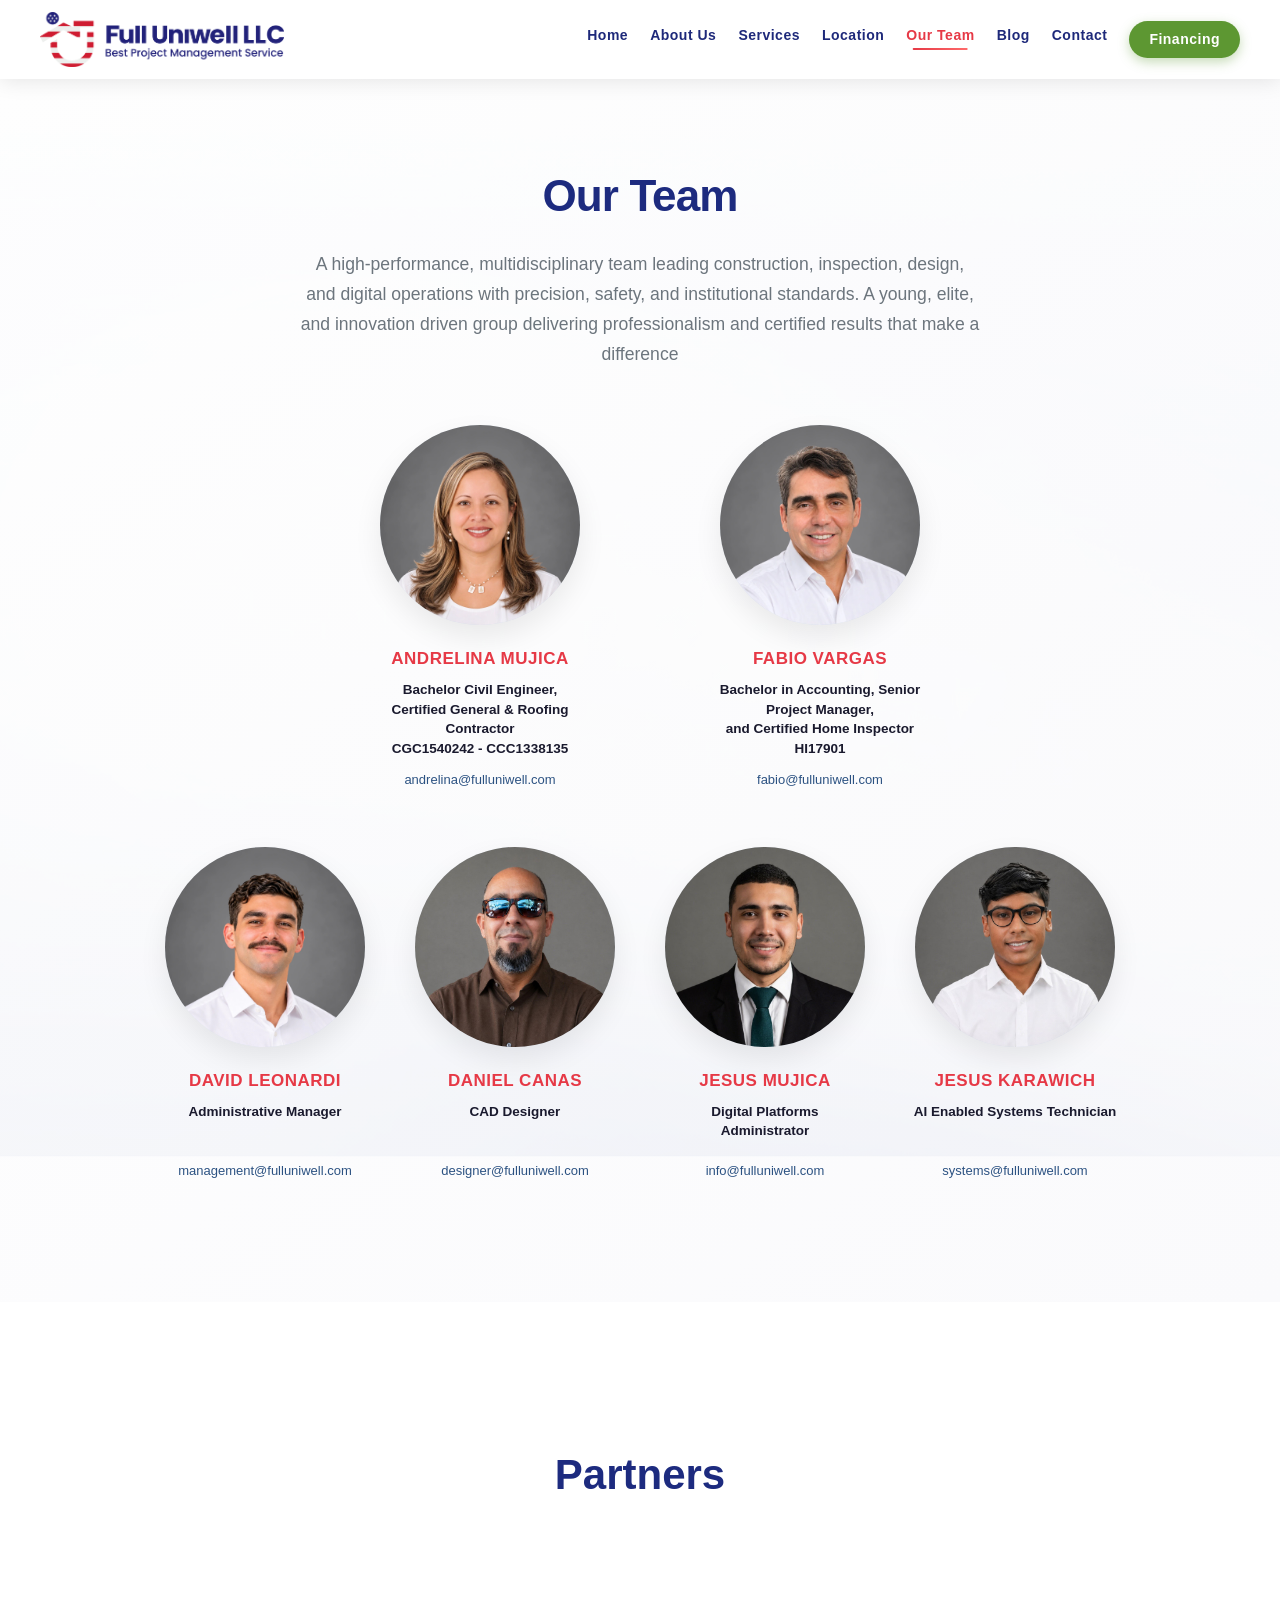
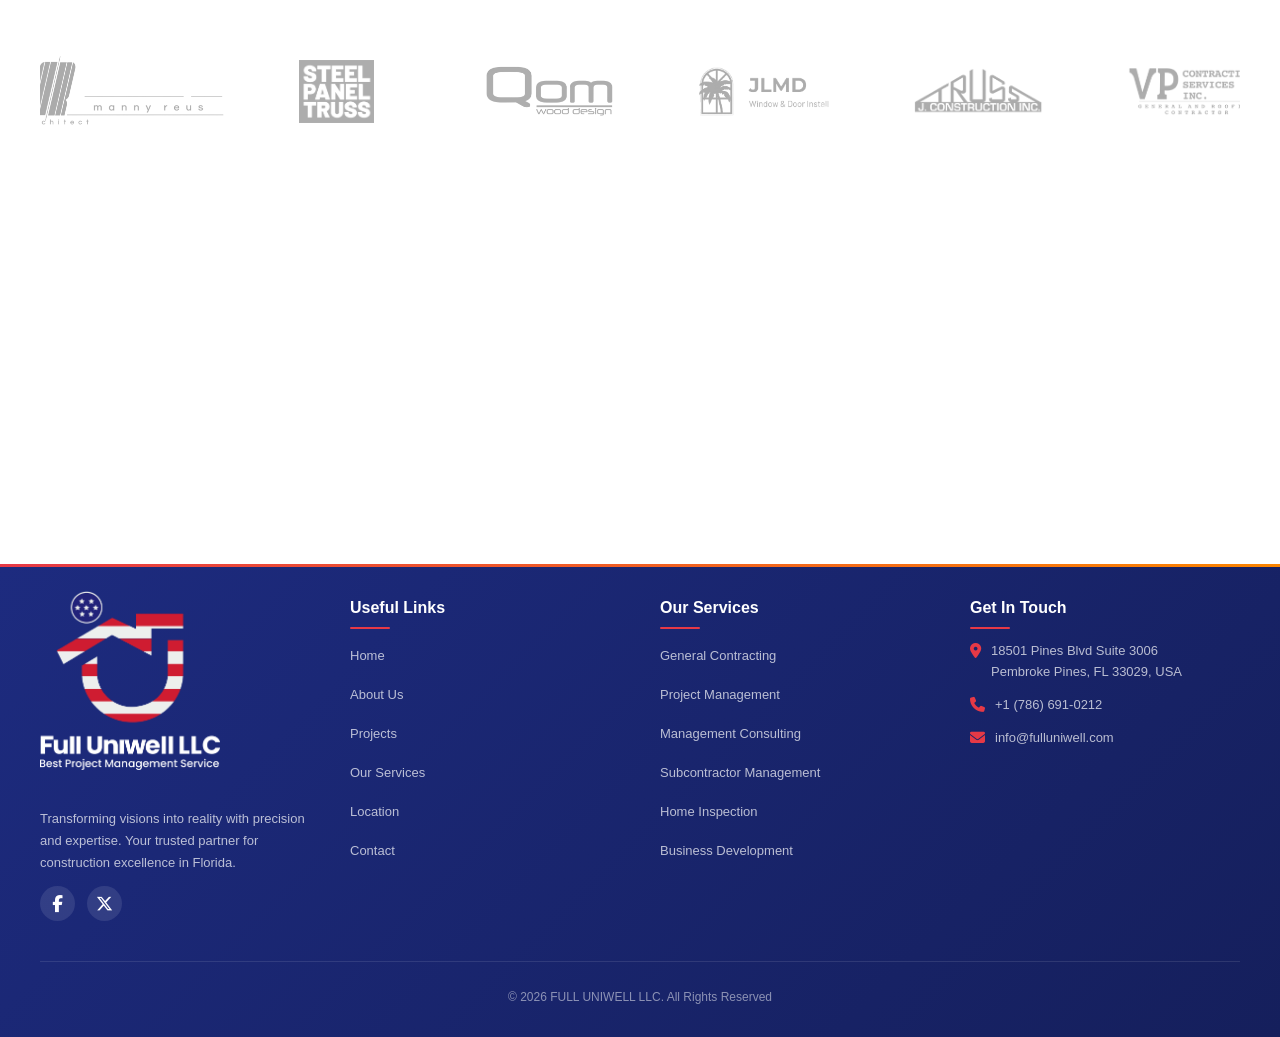
<file: ourteam.html>
<!DOCTYPE html>
<html lang="en">
<head>
  <meta charset="UTF-8">
  <meta name="viewport" content="width=device-width, initial-scale=1.0">
  <title>Full Uniwell LLC - Our Team</title>
  <link rel="stylesheet" href="https://cdnjs.cloudflare.com/ajax/libs/font-awesome/6.4.0/css/all.min.css">
  <link rel="stylesheet" href="https://unpkg.com/aos@next/dist/aos.css" />
  <link rel="stylesheet" href="https://cdnjs.cloudflare.com/ajax/libs/font-awesome/6.4.2/css/all.min.css">
  
  <style>
    *{margin:0;padding:0;box-sizing:border-box}
    :root{--primary-blue:#1d2b7f;--secondary-blue:#2d4a9f;--accent-red:#e63946;--soft-red:#f4758b;--accent-orange:#fb8500;--light-bg:#f5f7fb;--white:#ffffff;--dark:#1a1a2e;--gray:#6c757d;--light-gray:#e9ecef}
    html{scroll-behavior:smooth}
    body{font-family:'Segoe UI',Tahoma,Geneva,Verdana,sans-serif;line-height:1.7;color:#333;font-size:17px}
    
    /* ========== HEADER ========== */
    header{background:rgba(255,255,255,0.95);backdrop-filter:blur(10px);box-shadow:0 2px 20px rgba(0,0,0,0.1);position:sticky;top:0;z-index:1000;transition:all 0.3s;width:100%}
    header.scrolled{background:rgba(255,255,255,0.98);box-shadow:0 4px 30px rgba(0,0,0,0.15)}
    .header-container{max-width:1280px;margin:0 auto;padding:12px 40px;display:flex;justify-content:space-between;align-items:center}
    .logo{display:flex;align-items:center;text-decoration:none}
    .logo-img{height:55px;width:auto;object-fit:contain;transition:transform 0.3s}
    .logo-img:hover{transform:scale(1.05)}
    .logo-icon{width:50px;height:50px;background:linear-gradient(135deg,var(--accent-red),var(--primary-blue));border-radius:12px;display:flex;align-items:center;justify-content:center;color:#fff;font-weight:500;font-size:24px;box-shadow:0 4px 12px rgba(230,57,70,0.3)}
    nav ul{display:flex;list-style:none;gap:22px}
    nav a{text-decoration:none;color:#1E297A;font-weight:650;font-size:14px;transition:all 0.3s;position:relative;white-space:nowrap;letter-spacing:0.5px;padding:5px 0}
    nav a::before{content:'';position:absolute;bottom:-2px;left:50%;width:0;height:2px;background:linear-gradient(90deg,var(--accent-red),#ff6b6b);transition:all 0.3s;transform:translateX(-50%);border-radius:2px}
    nav a:hover::before{width:80%}
    nav a:hover{color:var(--accent-red);transform:translateY(-1px)}
    nav a.active{color:var(--accent-red)}
    nav a.active::before{width:80%}
    .mobile-menu{display:none;font-size:24px;cursor:pointer;width:40px;height:40px;align-items:center;justify-content:center;border-radius:8px;transition:all 0.3s;color:#1E297A;position:relative;z-index:1001}
    .mobile-menu:hover,.mobile-menu.active{color:var(--accent-red);background:rgba(230,57,70,0.1)}
    
    /* Mobile Menu */
    .mobile-nav{display:none;position:absolute;top:100%;left:0;right:0;background:rgba(255,255,255,0.98);backdrop-filter:blur(10px);box-shadow:0 10px 30px rgba(0,0,0,0.15);padding:20px;z-index:999}
    .mobile-nav.active{display:block;animation:slideDown 0.3s ease}
    .mobile-nav ul{display:flex;flex-direction:column;gap:15px}
    .mobile-nav a{display:block;padding:12px 20px;color:#1E297A;font-weight:700;font-size:15px;border-radius:8px;transition:all 0.3s}
    .mobile-nav a:hover{background:rgba(230,57,70,0.1);color:var(--accent-red);padding-left:25px}
    .mobile-nav a.active{background:var(--accent-red);color:white}
    @keyframes slideDown{from{opacity:0;transform:translateY(-20px)}to{opacity:1;transform:translateY(0)}}

/* ===== OUR TEAM SECTION - SIMETRÍA PERFECTA ===== */
.team-section {
  position: relative;
  padding: 80px 0 120px;
  min-height: 100vh;
  overflow-x: hidden;
  background: linear-gradient(145deg, #ffffff 0%, #fafafc 100%);
}

.team-bg {
  position: absolute;
  top: 0; left: 0;
  width: 100%; height: 100%;
  z-index: 0;
  opacity: 0.08;
  pointer-events: none;
}

.team-container {
  position: relative;
  z-index: 2;
  max-width: 1280px;
  margin: 0 auto;
  padding: 0 32px;
}

.team-header {
  text-align: center;
  margin-bottom: 56px;
}

.team-header h2 {
  font-size: 44px;
  font-weight: 800;
  color: var(--primary-blue);
  margin-bottom: 16px;
  letter-spacing: -0.02em;
}

.team-header p {
  font-size: 1.1rem;
  color: var(--gray);
  max-width: 680px;
  margin: 0 auto;
}

/* GRID PRINCIPAL */
.team-grid {
  max-width: 1100px;
  margin: 0 auto;
  display: flex;
  flex-direction: column;
  align-items: center;
  gap: 56px;
}

/* Fila superior: Andrelina + Fabio (2 personas) */
.team-row-top {
  display: flex;
  justify-content: center;
  gap: 100px;
  flex-wrap: wrap;
  width: 100%;
}

.team-row-top .team-member:last-child {
  transform: translateX(20px);
}

/* Fila inferior: Ahora son 4 personas */
.team-row-bottom {
  display: flex;
  justify-content: center;
  gap: 30px; /* Reducido el gap para que quepan los 4 bien centrados */
  flex-wrap: wrap;
  width: 100%;
}

/* Tarjeta de cada miembro */
.team-member {
  text-align: center;
  display: flex;
  flex-direction: column;
  align-items: center;
  flex: 0 0 auto;
  width: 220px;
  transition: transform 0.2s ease;
}

.team-member:hover {
  transform: translateY(-5px);
}

/* imagen circular */
.team-member-img {
  width: 200px;
  height: 200px;
  border-radius: 50%;
  overflow: hidden;
  margin: 0 auto 20px;
  background: linear-gradient(135deg, #e2e8f0, #cbd5e1);
  display: flex;
  align-items: center;
  justify-content: center;
  box-shadow: 0 12px 28px rgba(0, 0, 0, 0.08);
  transition: box-shadow 0.3s;
}

.team-member-img img {
  width: 100%;
  height: 100%;
  object-fit: cover;
}

.team-member-img.placeholder {
  background: linear-gradient(135deg, #cbd5e1, #94a3b8);
  border: 2px solid #fff;
}

.team-member-name {
  font-size: 17px;
  font-weight: 800;
  color: var(--accent-red);
  margin-bottom: 6px;
  text-transform: uppercase;
  letter-spacing: 0.5px;
}

.team-member-title {
  font-size: 13.5px;
  color: var(--dark);
  font-weight: 600;
  margin-bottom: 10px;
  line-height: 1.45;
  min-height: 48px;
  padding: 0 4px;
}

.team-member-email {
  font-size: 13px;
  color: #2c5282;
  text-decoration: none;
  transition: color 0.2s;
  font-weight: 500;
  word-break: break-word;
}

.team-member-email:hover {
  color: var(--accent-red);
  text-decoration: underline;
}

/* ========== RESPONSIVE ========== */
@media (max-width: 860px) {
  .team-row-top {
    gap: 60px;
  }
  .team-row-bottom {
    gap: 30px;
  }
  .team-member {
    width: 200px;
  }
  .team-member-img {
    width: 170px;
    height: 170px;
  }
  /* Reducimos desplazamiento en tablets */
  .team-row-top .team-member:last-child {
    transform: translateX(12px);
  }
}

@media (max-width: 680px) {
  .team-container {
    padding: 0 20px;
  }
  .team-header h2 {
    font-size: 34px;
  }

  .team-row-top, .team-row-bottom {
    gap: 40px;
    justify-content: center;
  }
  .team-member {
    width: 220px;
  }
  .team-member-img {
    width: 160px;
    height: 160px;
  }
  .team-member-title {
    font-size: 12.5px;
    min-height: auto;
  }
  /* En móvil eliminamos desplazamientos */
  .team-row-top .team-member:last-child {
    transform: translateX(0);
  }
}

@media (max-width: 520px) {
  .team-row-top {
    gap: 32px;
  }
  .team-row-bottom {
    gap: 32px;
  }
  .team-member {
    width: 100%;
    max-width: 260px;
  }
  .team-member-img {
    width: 150px;
    height: 150px;
  }
  .team-member-name {
    font-size: 15px;
  }
}

/* Footer */
.footer-note {
  text-align: center;
  padding: 40px 20px 20px;
  font-size: 13px;
  color: #6c757d;
  border-top: 1px solid #e9ecef;
  margin-top: 40px;
}
/* ========== PARTNERS SECTION ========== */
.partners-section {
  padding: clamp(50px, 8vw, 80px) 20px;
  background: transparent;
  text-align: center;
  position: relative;
  z-index: 1;
  width: 100%;
}

.partners-container {
  max-width: 1200px;
  margin: 0 auto;
  width: 100%;
}

.partners-header h2 {
  font-size: clamp(24px, 5vw, 42px);
  color: var(--primary-blue, #0052cc);
  margin-bottom: 15px;
  font-weight: 700;
  text-align: center;
}

/* ========== CARRUSEL INFINITO AUTOMÁTICO ========== */
.partners-carousel-wrapper {
  position: relative;
  width: 100%;
  margin: 0 auto 60px auto;
  overflow: hidden;
}

.partners-carousel-container {
  overflow: visible;
  width: 100%;
  position: relative;
}

.partners-carousel-track {
  display: flex;
  animation: scroll infinite linear;
  gap: clamp(30px, 5vw, 50px);
  width: max-content;
}

/* Animación de scroll continuo */
@keyframes scroll {
  0% {
    transform: translateX(0);
  }
  100% {
    transform: translateX(-50%);
  }
}

/* Items del carrusel */
.carousel-item {
  flex: 0 0 auto;
  width: clamp(130px, 16vw, 160px);
  display: flex;
  flex-direction: column;
  align-items: center;
  justify-content: center;
  text-align: center;
  transition: all 0.3s ease;
  cursor: pointer;
}

.carousel-item:hover {
  transform: translateY(-8px);
}

.partner-logo-wrapper {
  display: flex;
  align-items: center;
  justify-content: center;
  width: 100%;
}

.carousel-item .partner-logo-img {
  width: 100%;
  height: auto;
  max-width: 130px;
  min-height: 100px;
  object-fit: contain;
  display: block;
  margin: 0 auto;
  transition: all 0.4s ease;
  filter: grayscale(100%);
  opacity: 0.6;
}

.carousel-item:hover .partner-logo-img {
  filter: grayscale(0%);
  opacity: 1;
  transform: scale(1.05);
}

.carousel-item .partner-name {
  font-weight: 600;
  font-size: clamp(11px, 2.5vw, 13px);
  color: var(--gray, #666);
  transition: all 0.3s;
  margin-top: 10px;
  letter-spacing: 0.3px;
}

.carousel-item:hover .partner-name {
  color: var(--primary-blue, #0052cc);
}

/* Pausar animación al hacer hover */
.partners-carousel-wrapper:hover .partners-carousel-track {
  animation-play-state: paused;
}

/* ========== SECCIÓN OSHA ========== */
.osha-badge-section {
  display: inline-flex;
  align-items: center;
  justify-content: center;
  gap: 14px;
  background: rgba(245, 245, 245, 0.98);
  padding: 16px 32px;
  border-radius: 50px;
  font-weight: 700;
  font-size: clamp(14px, 3vw, 18px);
  color: #1a1a2e;
  box-shadow: 0 8px 25px rgba(0,0,0,0.15);
  margin-top: 80px;
  margin-bottom: 40px;
  transition: all 0.3s;
  flex-wrap: wrap;
  border: 1px solid rgba(0,0,0,0.06);
  letter-spacing: 0.5px;
  text-align: center;
  margin-left: auto;
  margin-right: auto;
}

@media (max-width: 768px) {
  .osha-badge-section {
    margin-top: 60px;
    margin-bottom: 30px;
  }
}

@media (max-width: 480px) {
  .osha-badge-section {
    padding: 14px 24px;
    gap: 10px;
    font-size: 13px;
    margin-top: 50px;
    margin-bottom: 25px;
  }
}

.osha-badge-section:hover {
  transform: translateY(-3px);
  box-shadow: 0 12px 35px rgba(0,0,0,0.2);
  border-color: rgba(230, 57, 70, 0.2);
}

.osha-badge-section i {
  font-size: clamp(24px, 5vw, 32px);
  color: var(--accent-red);
  animation: pulse 2s ease-in-out infinite;
  flex-shrink: 0;
}

/* Animación pulse */
@keyframes pulse {
  0%, 100% { transform: scale(1); opacity: 1; }
  50% { transform: scale(1.1); opacity: 0.85; }
}

/* Responsive carrusel */
@media (max-width: 768px) {
  .partners-carousel-track {
    gap: clamp(20px, 4vw, 30px);
  }
}

@media (max-width: 480px) {
  .partners-carousel-track {
    gap: clamp(15px, 3vw, 25px);
  }
}

/* ========== FOOTER ========== */
footer {
  background: linear-gradient(135deg, var(--primary-blue), #151f5c);
  color: white;
  padding: 30px 20px 30px;
  position: relative;
  overflow: hidden;
  z-index: 1;
  width: 100%;
}

footer::before {
  content: '';
  position: absolute;
  top: 0;
  left: 0;
  right: 0;
  height: 3px;
  background: linear-gradient(90deg, var(--accent-red), var(--accent-orange), var(--accent-red));
  animation: shimmer 3s linear infinite;
  background-size: 200% 100%;
}

@keyframes shimmer {
  0% { background-position: 200% 0; }
  100% { background-position: -200% 0; }
}

.footer-container {
  max-width: 1200px;
  margin: 0 auto;
  position: relative;
  z-index: 1;
  width: 100%;
}

.footer-grid {
  display: grid;
  grid-template-columns: repeat(auto-fit, minmax(200px, 1fr));
  gap: 40px;
  margin-bottom: 40px;
}

.footer-brand {
  margin-top: -10px;
}

.footer-brand .logo {
  margin-bottom: 24px;
  display: flex;
  align-items: center;
  text-decoration: none;
}

.footer-brand .logo-img {
  height: 120px;
  width: auto;
  object-fit: contain;
  transition: transform 0.3s;
}

.footer-brand .logo-img:hover {
  transform: scale(1.05);
}

.footer-brand .logo-icon {
  width: 100px;
  height: 100px;
  background: linear-gradient(135deg, var(--accent-red), var(--primary-blue));
  border-radius: 12px;
  display: flex;
  align-items: center;
  justify-content: center;
  color: #fff;
  font-weight: 700;
  font-size: 42px;
  box-shadow: 0 4px 12px rgba(230, 57, 70, 0.3);
}

.footer-brand p {
  color: rgba(255, 255, 255, 0.7);
  margin: 12px 0;
  font-size: 13px;
  line-height: 1.7;
}

.social-links {
  display: flex;
  gap: 12px;
}

.social-links a {
  width: 35px;
  height: 35px;
  background: rgba(255, 255, 255, 0.1);
  border-radius: 50%;
  display: flex;
  align-items: center;
  justify-content: center;
  color: white;
  text-decoration: none;
  transition: all 0.3s;
}

.social-links a:hover {
  background: var(--accent-red);
  transform: translateY(-3px);
}

.footer-column h3 {
  font-size: 16px;
  font-weight: 700;
  margin-bottom: 20px;
  color: #fff;
  position: relative;
  display: inline-block;
}

.footer-column h3::after {
  content: '';
  position: absolute;
  bottom: -8px;
  left: 0;
  width: 40px;
  height: 2px;
  background: var(--accent-red);
  border-radius: 2px;
}

.footer-column ul {
  list-style: none;
}

.footer-column li {
  margin-bottom: 10px;
}

.footer-column a {
  color: rgba(255, 255, 255, 0.7);
  text-decoration: none;
  font-size: 13px;
  transition: all 0.3s;
  display: inline-block;
}

.footer-column a:hover {
  color: #fff;
  transform: translateX(5px);
}

.contact-info li {
  display: flex;
  align-items: flex-start;
  gap: 10px;
  margin-bottom: 12px;
  font-size: 13px;
  color: rgba(255, 255, 255, 0.7);
  word-break: break-word;
  line-height: 1.6;
}

.contact-info i {
  color: var(--accent-red);
  font-size: 15px;
  margin-top: 2px;
  flex-shrink: 0;
}

.footer-bottom {
  border-top: 1px solid rgba(255, 255, 255, 0.1);
  padding-top: 25px;
  text-align: center;
  color: rgba(255, 255, 255, 0.5);
  font-size: 12px;
}

/* ========== KEYFRAMES Y RESPONSIVE GENERAL ========== */
@keyframes fadeIn{
  from{opacity:0;transform:translateY(20px)}
  to{opacity:1;transform:translateY(0)}
}

/* Responsive */
@media(max-width:768px){
  .header-container{padding:12px 20px}
  nav ul{display:none}
  .mobile-menu{display:flex}
  .team-container,.partners-container,.footer-container{padding:0 20px}
  .team-header h2{font-size:32px}
  .team-row-top,.team-row-bottom{gap:30px;flex-wrap:wrap;justify-content:center}
  .team-member-img{width:150px;height:150px}
  .footer-grid{gap:30px;text-align:center}
  .footer-column h3::after{left:50%;transform:translateX(-50%)}
  .contact-info li{justify-content:center}
  .social-links{justify-content:center}
  .footer-brand .logo{justify-content:center}
}

@media(max-width:480px){
  .team-member-img{width:130px;height:130px}
  .team-row-top,.team-row-bottom{gap:20px}
  .team-member-title{font-size:12px}
  .team-member-name{font-size:14px}
  .team-member-email{font-size:12px}
}

/* Responsive footer */
@media (max-width: 768px) {
  footer {
    padding: 25px 20px 25px;
  }

  .footer-grid {
    gap: 30px;
    text-align: center;
  }

  .footer-brand {
    margin-top: -5px;
  }

  .footer-brand .logo {
    justify-content: center;
  }

  .footer-brand .logo-img {
    height: 90px;
  }

  .footer-column h3::after {
    left: 50%;
    transform: translateX(-50%);
  }

  .contact-info li {
    justify-content: center;
  }

  .social-links {
    justify-content: center;
  }

  .footer-column a:hover {
    transform: translateX(0) scale(1.05);
  }
}

@media (max-width: 480px) {
  .footer-grid {
    gap: 25px;
  }

  .footer-brand p {
    font-size: 12px;
  }

  .footer-column h3 {
    font-size: 15px;
  }

  .footer-column a,
  .contact-info li {
    font-size: 12px;
  }
}
  </style>
</head>
<body>

  <!-- ========== HEADER ========== -->
  <header id="header">
    <div class="header-container">
      <a href="index.html" class="logo">
        <img src="fu.png" alt="Full Uniwell LLC" class="logo-img" onerror="this.style.display='none'; this.nextElementSibling.style.display='flex'">
        <div class="logo-icon" style="display:none">FU</div>
      </a>
      <nav>
        <ul>
          <li><a href="index.html#home">Home</a></li>
          <!-- QUITADO EL ACTIVE DE ABOUT US -->
          <li><a href="index.html#about">About Us</a></li>
          <li><a href="ourservices.html">Services</a></li>
          <li><a href="location.html">Location</a></li>
          <!-- AGREGADO EL ACTIVE A OUR TEAM -->
          <li><a href="ourteam.html" class="active">Our Team</a></li>
          <li><a href="https://fulluniwell.blogspot.com/" target="_blank" rel="noopener noreferrer">Blog</a></li>
          <li><a href="contacto.html">Contact</a></li>

          <!-- ===== FINANCING (botón verde, estilos inline) ===== -->
          <li>
            <a href="financing.html"
               style="display:inline-block;background:#5d9732;color:#fff;padding:7px 20px;border-radius:50px;box-shadow:0 4px 12px rgba(93,151,50,0.35);transition:all 0.3s ease;"
               onmouseover="this.style.background='#4c7f27';this.style.color='#fff';this.style.transform='translateY(-2px)';this.style.boxShadow='0 8px 18px rgba(93,151,50,0.5)'"
               onmouseout="this.style.background='#5d9732';this.style.color='#fff';this.style.transform='none';this.style.boxShadow='0 4px 12px rgba(93,151,50,0.35)'"
               onmousedown="this.style.transform='scale(0.95)'"
               onmouseup="this.style.transform='translateY(-2px)'">Financing</a>
          </li>
          <!-- ===== FIN FINANCING ===== -->

        </ul>
      </nav>
      <div class="mobile-menu" id="mobileMenu"><i class="fas fa-bars"></i></div>
    </div>
    <div class="mobile-nav" id="mobileNav">
      <ul>
        <li><a href="index.html#home">Home</a></li>
        <!-- QUITADO EL ACTIVE DE ABOUT US EN MOVIL -->
        <li><a href="index.html#about">About Us</a></li>
        <li><a href="ourservices.html">Services</a></li>
        <li><a href="index.html#location">Location</a></li>
        <!-- AGREGADO EL ACTIVE A OUR TEAM EN MOVIL -->
        <li><a href="ourteam.html" class="active">Our Team</a></li>
        <li><a href="https://fulluniwell.blogspot.com/" target="_blank" rel="noopener noreferrer">Blog</a></li>
        <li><a href="contacto.html">Contact</a></li>

        <!-- ===== FINANCING (botón verde, estilos inline) ===== -->
        <li>
          <a href="financing.html"
             style="display:block;background:#5d9732;color:#fff;text-align:center;"
             onmouseover="this.style.background='#4c7f27';this.style.color='#fff'"
             onmouseout="this.style.background='#5d9732';this.style.color='#fff'">Financing</a>
        </li>
        <!-- ===== FIN FINANCING ===== -->

      </ul>
    </div>
  </header>


  <!-- ========== OUR TEAM SECTION ========== -->
  <section class="team-section" id="team">
    <div class="team-bg">
      <img src="img/degra.jpg" alt="Team Background">
    </div>

    <div class="team-container">
      <div class="team-header">
        <h2>Our Team</h2>
        <p>A high-performance, multidisciplinary team leading construction, inspection, design, and digital operations with precision, safety, and institutional standards. A young, elite, and innovation driven group delivering professionalism and certified results that make a difference</p>
      </div>

      <div class="team-grid">
        <!-- Fila superior: 2 miembros -->
        <div class="team-row-top">
          <div class="team-member">
            <div class="team-member-img">
              <img src="Andrelina.jpg" alt="Andrelina Mujica">
            </div>
            <h3 class="team-member-name">ANDRELINA MUJICA</h3>
            <p class="team-member-title">Bachelor Civil Engineer, <br>Certified General & Roofing Contractor
<br>CGC1540242 - CCC1338135</p>
            <a href="mailto:andrelina@fulluniwell.com" class="team-member-email">andrelina@fulluniwell.com</a>
          </div>

          <div class="team-member">
            <div class="team-member-img">
              <img src="Fabio.jpg" alt="Fabio Vargas">
            </div>
            <h3 class="team-member-name">FABIO VARGAS</h3>
            <p class="team-member-title">Bachelor in Accounting, Senior Project Manager,<br>and Certified Home Inspector<br> HI17901</p>
            <a href="mailto:fabio@fulluniwell.com" class="team-member-email">fabio@fulluniwell.com</a>
          </div>
        </div>

        <!-- Fila inferior: Ahora 4 miembros (David agregado antes de Daniel) -->
        <div class="team-row-bottom">
          
          <!-- DAVID LEONARDI -->
          <div class="team-member">
            <div class="team-member-img">
              <!-- Cambia el src por el nombre exacto de tu foto -->
              <img src="David-Leonardi.jpg" alt="David Leonardi">
            </div>
            <h3 class="team-member-name">DAVID LEONARDI</h3>
            <p class="team-member-title">Administrative Manager</p>
            <a href="mailto:management@fulluniwell.com" class="team-member-email">management@fulluniwell.com</a>
          </div>

          <!-- DANIEL CANAS -->
          <div class="team-member">
            <div class="team-member-img">
              <img src="img/Daniel-Professional-Profile(1).jpg" alt="Daniel Canas">
            </div>
            <h3 class="team-member-name">DANIEL CANAS</h3>
            <p class="team-member-title">CAD Designer</p>
            <a href="mailto:designer@fulluniwell.com" class="team-member-email">designer@fulluniwell.com</a>
          </div>

          <!-- JESUS MUJICA -->
          <div class="team-member">
            <div class="team-member-img">
              <img src="img/Jesus-Mujica-Professional-Profile(1).jpg" alt="Jesus Mujica">
            </div>
            <h3 class="team-member-name">JESUS MUJICA</h3>
            <p class="team-member-title">Digital Platforms<br>Administrator</p>
            <a href="mailto:info@fulluniwell.com" class="team-member-email">info@fulluniwell.com</a>
          </div>

          <!-- JESUS KARAWICH -->
          <div class="team-member">
            <div class="team-member-img">
              <img src="img/Jesús-Karawich-Professional-Profile(1).jpg" alt="Jesus Karawich">
            </div>
            <h3 class="team-member-name">JESUS KARAWICH</h3>
            <p class="team-member-title">AI Enabled Systems Technician</p>
            <a href="mailto:systems@fulluniwell.com" class="team-member-email">systems@fulluniwell.com</a>
          </div>
        </div>

      </div>
    </div>
  </section>

  <section class="partners-section" id="partners">
  <div class="partners-container">
    <div class="partners-header" data-aos="fade-up">
        <br><br>
      <h2>Partners</h2>
      <br><br>  <br><br>
    </div>
    
    <!-- Carrusel Infinito Automático -->
    <div class="partners-carousel-wrapper">
      <div class="partners-carousel-container">
        <div class="partners-carousel-track" id="partnersTrack">
          <!-- Los logos se insertarán mediante JavaScript -->
        </div>
      </div>
    </div>
      <br><br>  
    <div class="osha-badge-section" data-aos="fade-up">
      <i class="fas fa-shield-alt"></i>
      <span>We Are OSHA 30-Hour Construction Safety and Health Certified</span>
    </div>
     <br><br>  
  </div>
</section>

  <!-- ========== FOOTER ========== -->
  <footer>
    <div class="footer-container">
      <div class="footer-grid">
        <div class="footer-brand">
          <img src="fur.png" alt="Full Uniweil Logo" style="max-width: 180px; height: auto; margin-bottom: 1rem;">
         
          <p>Transforming visions into reality with precision and expertise. Your trusted partner for construction excellence in Florida.</p>
          <div class="social-links">
            <a href="#"><i class="fab fa-facebook-f"></i></a>
          
            <a href="#"><i class="fa-brands fa-x-twitter"></i></a>
           
          </div>
        </div>
        <div class="footer-column"><h3>Useful Links</h3><ul><li><a href="#home">Home</a></li><li><a href="#about">About Us</a></li><li><a href="#recent-projects">Projects</a></li><li><a href="#services">Our Services</a></li><li><a href="#location">Location</a></li><li><a href="#contact">Contact</a></li></ul></div>
        <div class="footer-column"><h3>Our Services</h3><ul><li><a href="#">General Contracting</a></li><li><a href="#">Project Management</a></li><li><a href="#">Management Consulting</a></li><li><a href="#">Subcontractor Management</a></li><li><a href="#">Home Inspection</a></li><li><a href="#">Business Development</a></li></ul></div>
        <div class="footer-column"><h3>Get In Touch</h3><ul class="contact-info"><li><i class="fas fa-map-marker-alt"></i><span>18501 Pines Blvd Suite 3006<br>Pembroke Pines, FL 33029, USA</span></li><li><i class="fas fa-phone"></i><span>+1 (786) 691-0212</span></li><li><i class="fas fa-envelope"></i><span>info@fulluniwell.com</span></li></ul></div>
      </div>
      <div class="footer-bottom"><p>&copy; 2026 FULL UNIWELL LLC. All Rights Reserved</p></div>
    </div>
  </footer>

  <script src="https://unpkg.com/aos@next/dist/aos.js"></script>
  <script>
    AOS.init({duration:800,easing:'ease-in-out',once:true,offset:100});
    window.addEventListener('scroll',function(){const header=document.getElementById('header');if(window.scrollY>100){header.classList.add('scrolled')}else{header.classList.remove('scrolled')}});
    const mobileMenu=document.getElementById('mobileMenu');
    const mobileNav=document.getElementById('mobileNav');
    const mobileMenuIcon=mobileMenu.querySelector('i');
    mobileMenu.addEventListener('click',function(){mobileNav.classList.toggle('active');mobileMenu.classList.toggle('active');if(mobileNav.classList.contains('active')){mobileMenuIcon.classList.remove('fa-bars');mobileMenuIcon.classList.add('fa-times')}else{mobileMenuIcon.classList.remove('fa-times');mobileMenuIcon.classList.add('fa-bars')}});
    mobileNav.querySelectorAll('a').forEach(link=>{link.addEventListener('click',()=>{mobileNav.classList.remove('active');mobileMenu.classList.remove('active');mobileMenuIcon.classList.remove('fa-times');mobileMenuIcon.classList.add('fa-bars')})});
    document.addEventListener('click',function(e){if(!mobileMenu.contains(e.target)&&!mobileNav.contains(e.target)){mobileNav.classList.remove('active');mobileMenu.classList.remove('active');mobileMenuIcon.classList.remove('fa-times');mobileMenuIcon.classList.add('fa-bars')}});
    
    // JS ajustado para asegurar que solo el enlace actual tenga la clase active
    document.addEventListener('DOMContentLoaded',function(){
      const currentPath=window.location.pathname.split('/').pop();
      const currentHash=window.location.hash;
      
      // Primero limpiamos todos los active
      document.querySelectorAll('nav a, .mobile-nav a').forEach(link=>{link.classList.remove('active')});

      if(currentPath==='ourteam.html'||currentPath===''){
        document.querySelectorAll('nav a[href="ourteam.html"], .mobile-nav a[href="ourteam.html"]').forEach(link=>{link.classList.add('active')})
      }
      if(currentPath==='index.html'||currentPath===''){
        document.querySelectorAll('nav a, .mobile-nav a').forEach(link=>{
          const href=link.getAttribute('href');
          if(href&&href.startsWith('index.html')&&href.includes(currentHash)){
            link.classList.add('active')
          }
        })
      }
    });
  </script>
</body>
</html>
<script>
// Datos de los partners - agrega/modifica según necesites
const partnersData = [
  // LOGO EXTRA AL INICIO
  { imgSrc: "logo-arquitecto.png", alt: "Partner Extra 1", name: "", size: "large" },
  
  // LOGOS EXISTENTES
  { imgSrc: "pro.png", alt: "JLMDF", name: "", size: "small" },
  { imgSrc: "qom.png", alt: "Florida Contractors", name: "", size: "normal" },
  { imgSrc: "jlmd.png", alt: "PMI Alliance", name: "", size: "normal" },
  { imgSrc: "TRUSS-JC-ING.png", alt: "PMI Alliance", name: "", size: "normal" },
  { imgSrc: "VP.png", alt: "PMI Alliance", name: "", size: "normal" },
  { imgSrc: "GWD.png", alt: "PMI Alliance", name: "", size: "normal" },
  { imgSrc: "Optimizar-logo-PNG(2).png", alt: "Optimizar", name: "", size: "normal" },
  { imgSrc: "cropped-1-2.png", alt: "LEED Certified", name: "", size: "normal" },
  
  
  // LOGO EXTRA AL FINAL - Este es el último
  { imgSrc: "logo-LC-Concrete.png", alt: "Partner Extra 2", name: "", size: "normal" }
];

// Duplicar datos para efecto infinito
const carouselItems = [...partnersData, ...partnersData];

// Velocidad del scroll
const scrollSpeed = 30;

// Renderizar el carrusel
function renderCarousel() {
  const track = document.getElementById('partnersTrack');
  if (!track) return;
  
  track.innerHTML = carouselItems.map((partner, idx) => {
    let sizeClass = '';
    if (partner.size === 'large') sizeClass = 'logo-large';
    if (partner.size === 'small') sizeClass = 'logo-small';
    
    return `
      <div class="carousel-item" data-index="${idx}">
        <div class="partner-logo-wrapper">
          <img src="${partner.imgSrc}" alt="${partner.alt}" class="partner-logo-img ${sizeClass}" onerror="this.style.display='none'">
          <div class="partner-overlay"></div>
        </div>
        <div class="partner-name">${partner.name || ''}</div>
      </div>
    `;
  }).join('');
  
  track.style.animation = `scroll ${scrollSpeed}s linear infinite`;
}

function adjustSpeed() {
  const track = document.getElementById('partnersTrack');
  if (!track) return;
  
  const screenWidth = window.innerWidth;
  let speed = scrollSpeed;
  
  if (screenWidth < 768) {
    speed = scrollSpeed * 0.8;
  } else if (screenWidth < 480) {
    speed = scrollSpeed * 0.6;
  }
  
  track.style.animation = `scroll ${speed}s linear infinite`;
}

let resizeTimeout;
function handleResize() {
  clearTimeout(resizeTimeout);
  resizeTimeout = setTimeout(() => {
    adjustSpeed();
  }, 200);
}

function initCarousel() {
  renderCarousel();
  adjustSpeed();
  window.addEventListener('resize', handleResize);
}

document.addEventListener('DOMContentLoaded', initCarousel);
</script>
<STYLE>
 /* Tamaños personalizados para logos */
.partner-logo-img {
  transition: all 0.3s ease;
  object-fit: contain;
}

/* Logo grande (primer logo) */
.logo-large {
  width: 380px !important;
  height: auto !important;
  max-width: 220px !important;
  max-height: 142px !important;
}

/* Logo pequeño (segundo logo) */
.logo-small {
  width: 75px !important;
  height: 50px !important;
  max-width: 75px !important;
  max-height: 50px !important;
}

/* Tamaño normal para los demás */
.partner-logo-img:not(.logo-large):not(.logo-small) {
  width: 220px !important;
  height: auto !important;
  max-height: 95px !important;
}

/* ÚLTIMO LOGO - SUBIDO VISUALMENTE (corregido) */
.carousel-item:last-child .partner-logo-img,
.partner-logo-img:last-child {
  max-height: 60px !important;
  height: auto !important;
  width: 80px !important;
  max-width: 80px !important;
  margin-top: 0 !important;
  position: relative !important;
  top: -25px !important;  /* Número NEGATIVO = sube. Cambia -25px a -30px o -40px para subir más */
}

/* También subir el contenedor padre */
.carousel-item:last-child {
  transform: translateY(-20px) !important; /* Sube todo el contenedor 20px */
}

/* REDUCIR SEPARACIÓN ENTRE LOGOS AL MÁXIMO */
.carousel-item {
  margin-right: 2px !important;
  margin-left: 2px !important;
}

.partner-logo-wrapper {
  margin: 0 !important;
  padding: 0 !important;
}

.partners-carousel-container {
  gap: 0 !important;
}

.partners-track {
  gap: 0 !important;
}

/* Ajustes responsive */
@media (max-width: 768px) {
  .logo-large {
    width: 140px !important;
    max-height: 112px !important;
  }
  
  .logo-small {
    width: 55px !important;
    height: 38px !important;
  }
  
  .partner-logo-img:not(.logo-large):not(.logo-small) {
    width: 90px !important;
    max-height: 70px !important;
  }
  
  /* Último logo en responsive - subido también */
  .carousel-item:last-child .partner-logo-img,
  .partner-logo-img:last-child {
    max-height: 45px !important;
    width: 60px !important;
    max-width: 60px !important;
    top: -15px !important;
  }
  
  .carousel-item:last-child {
    transform: translateY(-12px) !important;
  }
  
  .carousel-item {
    margin-right: 1px !important;
    margin-left: 1px !important;
  }
}
</STYLE>
</file>
